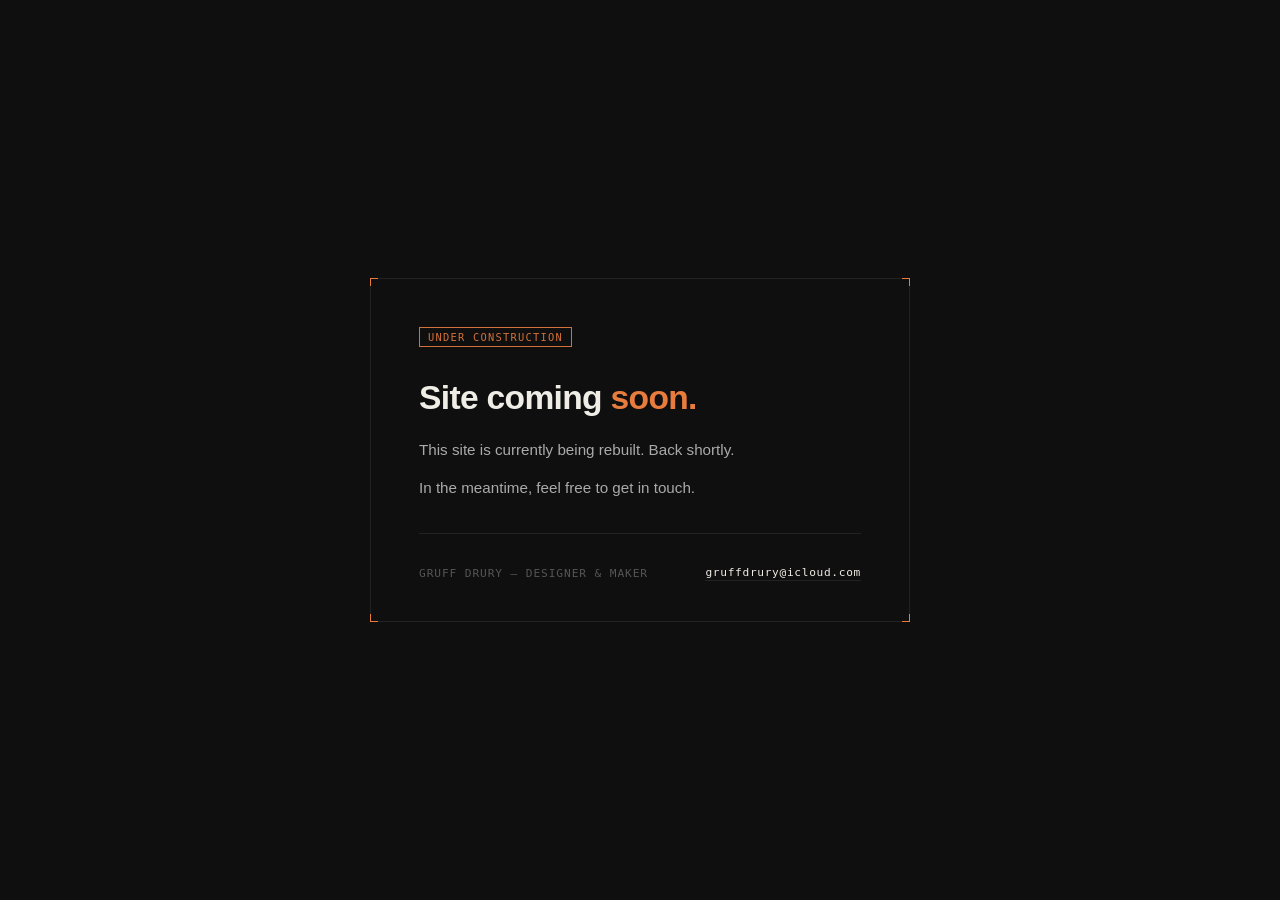
<file: index.html>
<!DOCTYPE html>
<html lang="en">
<head>
<meta charset="UTF-8">
<meta name="viewport" content="width=device-width, initial-scale=1.0">
<title>Gruff Drury — Designer & Maker</title>
<link rel="preconnect" href="https://api.fontshare.com">
<link href="https://api.fontshare.com/v2/css?f[]=satoshi@400,500,700&f[]=dm-mono@400&display=swap" rel="stylesheet">
<style>
  *, *::before, *::after { box-sizing: border-box; margin: 0; padding: 0; }

  :root {
    --bg: #0f0f0f;
    --fg: #f0ede6;
    --accent: #e87c3e;
    --muted: #555;
    --border: #222;
  }

  html, body {
    height: 100%;
    background: var(--bg);
    color: var(--fg);
    font-family: 'Satoshi', sans-serif;
    -webkit-font-smoothing: antialiased;
  }

  body {
    display: flex;
    flex-direction: column;
    align-items: center;
    justify-content: center;
    min-height: 100svh;
    padding: 2rem;
  }

  .card {
    width: 100%;
    max-width: 540px;
    border: 1px solid var(--border);
    padding: 3rem 3rem 2.5rem;
    position: relative;
  }

  /* corner ticks */
  .card::before, .card::after,
  .card .tl, .card .tr {
    content: '';
    position: absolute;
    width: 8px;
    height: 8px;
    border-color: var(--accent);
    border-style: solid;
  }
  .card .tl { top: -1px; left: -1px; border-width: 1px 0 0 1px; }
  .card .tr { top: -1px; right: -1px; border-width: 1px 1px 0 0; }
  .card::before { bottom: -1px; left: -1px; border-width: 0 0 1px 1px; }
  .card::after  { bottom: -1px; right: -1px; border-width: 0 1px 1px 0; }

  .tag {
    display: inline-block;
    font-family: 'DM Mono', monospace;
    font-size: 0.65rem;
    letter-spacing: 0.12em;
    text-transform: uppercase;
    color: var(--accent);
    border: 1px solid var(--accent);
    padding: 3px 8px;
    margin-bottom: 2rem;
    opacity: 0.9;
  }

  h1 {
    font-size: clamp(1.6rem, 4vw, 2.1rem);
    font-weight: 700;
    line-height: 1.15;
    letter-spacing: -0.02em;
    margin-bottom: 1.25rem;
    color: var(--fg);
  }

  h1 span {
    color: var(--accent);
  }

  p {
    font-size: 0.95rem;
    line-height: 1.7;
    color: #aaa;
    margin-bottom: 0.75rem;
  }

  .divider {
    width: 100%;
    height: 1px;
    background: var(--border);
    margin: 2rem 0;
  }

  .meta {
    display: flex;
    align-items: center;
    justify-content: space-between;
    flex-wrap: wrap;
    gap: 0.75rem;
  }

  .meta-name {
    font-family: 'DM Mono', monospace;
    font-size: 0.7rem;
    letter-spacing: 0.08em;
    color: var(--muted);
    text-transform: uppercase;
  }

  .contact-link {
    font-family: 'DM Mono', monospace;
    font-size: 0.7rem;
    letter-spacing: 0.06em;
    color: var(--fg);
    text-decoration: none;
    border-bottom: 1px solid var(--border);
    padding-bottom: 1px;
    transition: border-color 0.2s, color 0.2s;
  }

  .contact-link:hover {
    color: var(--accent);
    border-color: var(--accent);
  }

  @media (max-width: 480px) {
    .card { padding: 2rem 1.75rem 1.75rem; }
  }
</style>
</head>
<body>
<div class="card">
  <span class="tl"></span><span class="tr"></span>

  <div class="tag">Under Construction</div>

  <h1>Site coming <span>soon.</span></h1>

  <p>This site is currently being rebuilt. Back shortly.</p>
  <p>In the meantime, feel free to get in touch.</p>

  <div class="divider"></div>

  <div class="meta">
    <span class="meta-name">Gruff Drury — Designer &amp; Maker</span>
    <a class="contact-link" href="mailto:gruffdrury@icloud.com">gruffdrury@icloud.com</a>
  </div>
</div>
</body>
</html>
</file>
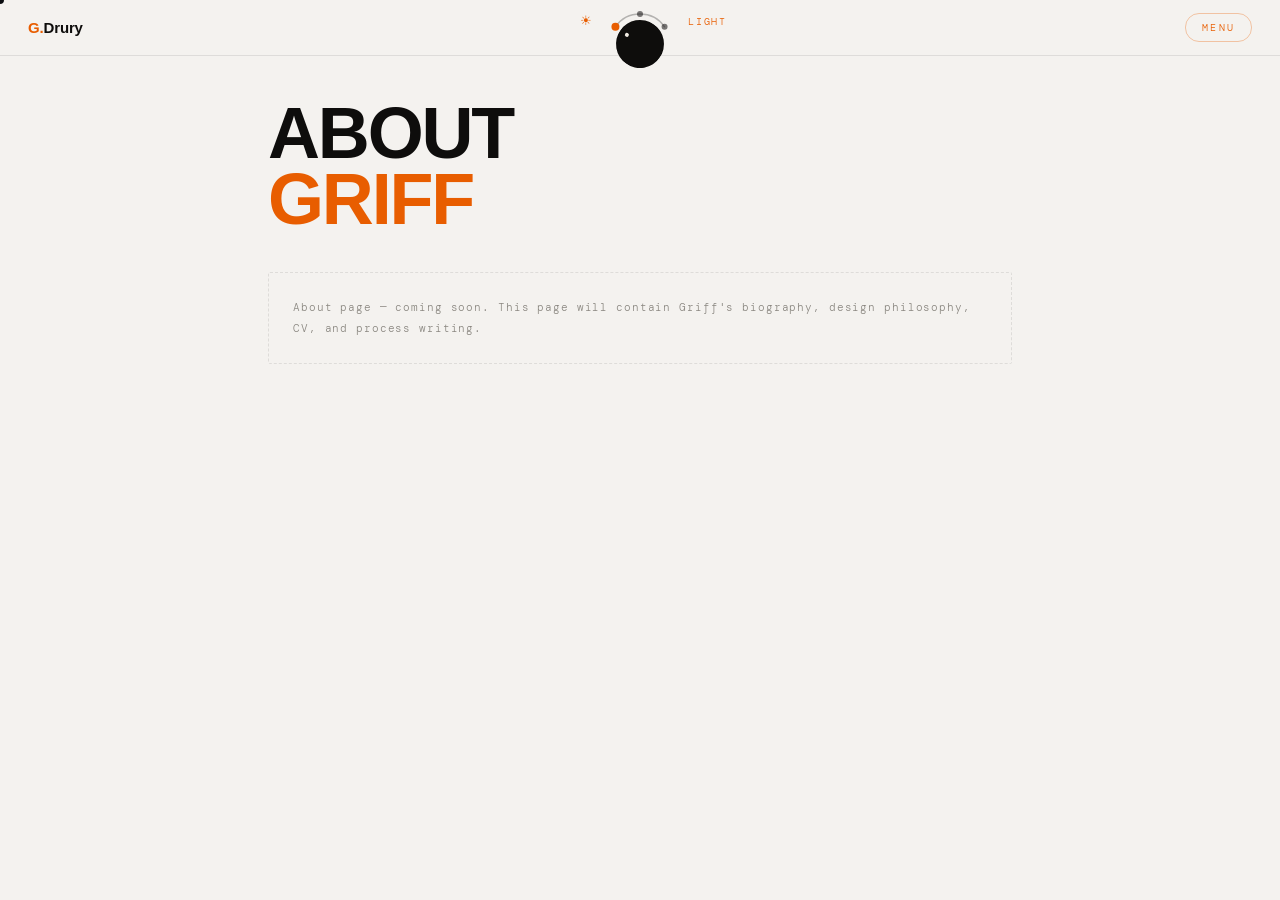
<file: about.html>
<!DOCTYPE html>
<html lang="en">
<head>
<meta charset="UTF-8">
  <script>(function(){var t=+localStorage.getItem('gd-t')||0;if(t===1)document.documentElement.setAttribute('data-theme','dark');})()</script>
<meta name="viewport" content="width=device-width, initial-scale=1.0">
<title>About — Griff Drury</title>
<link rel="stylesheet" href="css/main.css">
<style>
body { overflow-x: hidden; }
.about-page { min-height: 100vh; padding: 100px 28px 60px; max-width: 800px; margin: 0 auto; }
.about-page-title { font-family: 'Satoshi', sans-serif; font-weight: 700; font-size: clamp(40px,6vw,72px); letter-spacing: -0.03em; text-transform: uppercase; color: var(--ink); line-height: 0.92; margin-bottom: 40px; transition: color 0.4s; }
.about-page-title .or { color: var(--orange); }
.placeholder { font-family: 'DM Mono', monospace; font-size: 11px; font-weight: 300; letter-spacing: 0.08em; line-height: 1.9; color: var(--muted); padding: 24px; border: 0.5px dashed var(--border); border-radius: 2px; }

/* ── cursor: force none on every element in this page ── */
html, body, *, *::before, *::after { cursor: none !important; }

/* ── custom cursor ── */
#cur {
  position: fixed; width: 8px; height: 8px; background: #fff;
  border-radius: 50%; pointer-events: none; z-index: 9999;
  transform: translate(-50%,-50%); mix-blend-mode: difference;
  transition: transform .12s cubic-bezier(.34,1.56,.64,1);
}

/* dial inline */
#dial-float{position:fixed;top:0;left:50%;transform:translate(-50%,4px);width:80px;height:80px;z-index:9998;pointer-events:none;overflow:visible;}
#arc-svg{position:absolute;top:0;left:0;width:80px;height:80px;overflow:visible;pointer-events:none;z-index:2;}
#nd-arc{fill:none;stroke-linecap:round;stroke-width:1.4;stroke:rgba(14,13,12,.28);}
[data-theme="dark"] #nd-arc{stroke:rgba(240,235,227,.28);}
#nd-knob{position:absolute;width:48px;height:48px;top:16px;left:16px;border-radius:50%;background:#0E0D0C;border:.5px solid rgba(14,13,12,.09);transition:background .4s,border-color .4s,transform .44s cubic-bezier(.34,1.08,.64,1);z-index:1;pointer-events:all;}
[data-theme="dark"] #nd-knob{background:#3A3632;border-color:rgba(255,255,255,.07);}
#nd-indicator{position:absolute;width:4.4px;height:4.4px;border-radius:50%;background:#F0EBE3;top:5px;left:50%;margin-left:-2.2px;}
/* icon + label: absolutely positioned INSIDE dial-float, flanking the dial at nav text height */
.nd-icon{position:absolute;right:calc(100% + 8px);top:10px;font-size:13px;line-height:1;color:#E85D00;pointer-events:all;white-space:nowrap;user-select:none;-webkit-user-select:none;}
.nd-label{position:absolute;left:calc(100% + 8px);top:11px;font-family:'DM Mono','Courier New',monospace;font-size:10px;font-weight:300;letter-spacing:.18em;text-transform:uppercase;color:#E85D00;pointer-events:all;white-space:nowrap;user-select:none;-webkit-user-select:none;}
</style>
</head>
<body>
<div id="cur"></div>

<div id="dial-float">
  <span class="nd-icon" id="nd-icon" onclick="advTheme()">&#x2600;</span>
  <svg id="arc-svg" viewBox="0 0 80 80" xmlns="http://www.w3.org/2000/svg">
    <path id="nd-arc" d="M 15.43,22.79 A 30,30,0,0,1,40,10 A 30,30,0,0,1,64.57,22.79"/>
    <circle class="nd-pm" id="nd-pm0" cx="15.43" cy="22.79" r="3" fill="rgba(14,13,12,.55)" onclick="setTheme(0);event.stopPropagation();" style="pointer-events:all;"/>
    <circle class="nd-pm" id="nd-pm1" cx="40" cy="10" r="3" fill="rgba(14,13,12,.55)" onclick="setTheme(1);event.stopPropagation();" style="pointer-events:all;"/>
    <circle class="nd-pm" id="nd-pm2" cx="64.57" cy="22.79" r="3" fill="rgba(14,13,12,.55)" onclick="setTheme(2);event.stopPropagation();" style="pointer-events:all;"/>
  </svg>
  <div id="nd-knob" onclick="advTheme()">
    <div id="nd-indicator"></div>
  </div>
  <span class="nd-label" id="nd-label" onclick="advTheme()">Light</span>
</div>
<nav class="top-nav">
  <div class="nav-mark" onclick="window.location.href='index.html'">
    <span class="nav-g">G.</span><span class="nav-drury">Drury</span>
  </div>
  <div class="nav-center"></div>
  <div class="nav-right">
        <button id="btn-menu" onclick="menuToggle()">menu</button>
      </div>
</nav>
<div class="about-page">
  <h1 class="about-page-title">About<br><span class="or">Griff</span></h1>
  <div class="placeholder">About page — coming soon. This page will contain Griff's biography, design philosophy, CV, and process writing.</div>
</div>
<script>
/* ── cursor ── */
const cur = document.getElementById('cur');
document.addEventListener('mousemove', e => { cur.style.left = e.clientX+'px'; cur.style.top = e.clientY+'px'; });
document.addEventListener('mousedown', () => { cur.style.transform = 'translate(-50%,-50%) scale(0.5)'; });
document.addEventListener('mouseup',   () => { cur.style.transform = 'translate(-50%,-50%) scale(1)'; });
/* ── theme dial ── */
(function(){
  var MODES=['Light','Dark','Fun'];
  var ICONS=['\u2600','\u263d','\u2605'];
  var INC=[55,55,250];
  var DOT_R=3, DOT_R_ACTIVE=4;
  var st=0, ang=-55;

  var saved=+localStorage.getItem('gd-t')||0;
  if(saved===1){st=1;ang=0;document.documentElement.setAttribute('data-theme','dark');}
  else if(saved===2){st=2;ang=55;}

  function dotColor(active){
    var dark=document.documentElement.getAttribute('data-theme')==='dark';
    if(active) return '#E85D00';
    return dark?'rgba(240,235,227,.55)':'rgba(14,13,12,.55)';
  }

  function rotateKnob(dur){
    var k=document.getElementById('nd-knob');
    if(!k) return;
    if(dur){k.style.transition='transform '+dur+'s cubic-bezier(0.34,1.08,0.64,1)';}
    else{k.style.transition='none';}
    k.style.transform='rotate('+ang+'deg)';
  }

  function renderUI(){
    for(var j=0;j<3;j++){
      var pm=document.getElementById('nd-pm'+j);
      if(!pm) continue;
      pm.style.fill=dotColor(j===st);
      pm.setAttribute('r',j===st?DOT_R_ACTIVE:DOT_R);
    }
    var ic=document.getElementById('nd-icon');
    var lb=document.getElementById('nd-label');
    if(ic) ic.textContent=ICONS[st];
    if(lb) lb.textContent=MODES[st];
  }

  function applyTheme(){
    if(st===1) document.documentElement.setAttribute('data-theme','dark');
    else document.documentElement.removeAttribute('data-theme');
    localStorage.setItem('gd-t',st);
    renderUI();
  }

  window.advTheme=function(){
    var prev=st;ang+=INC[prev];st=(st+1)%3;
    rotateKnob(INC[prev]===250?0.9:0.44);
    applyTheme();
  };

  window.setTheme=function(target){
    if(target===st) return;
    var deg=0,tmp=st,n=0;
    while(tmp!==target&&n<3){deg+=INC[tmp];tmp=(tmp+1)%3;n++;}
    ang+=deg;st=target;
    rotateKnob(Math.max(0.44,deg/280*0.9));
    applyTheme();
  };

  rotateKnob(0);
  renderUI();
})();

/* cursor hover: orange on interactive elements */
function setHover(on){
  var c=document.getElementById('cur');
  if(!c) return;
  c.style.background=on?'#E85D00':'#fff';
  c.style.mixBlendMode=on?'normal':'difference';
  c.style.width=c.style.height=on?'9px':'8px';
}
document.querySelectorAll('#btn-menu,.nd-icon,.nd-label,.nd-pm,#nd-knob').forEach(function(el){
  el.addEventListener('mouseenter',function(){setHover(true);});
  el.addEventListener('mouseleave',function(){setHover(false);});
});
</script>
<script src="https://cdnjs.cloudflare.com/ajax/libs/gsap/3.12.5/gsap.min.js"></script>
<script src="js/nav-system.js"></script>
</body>
</html>
</file>
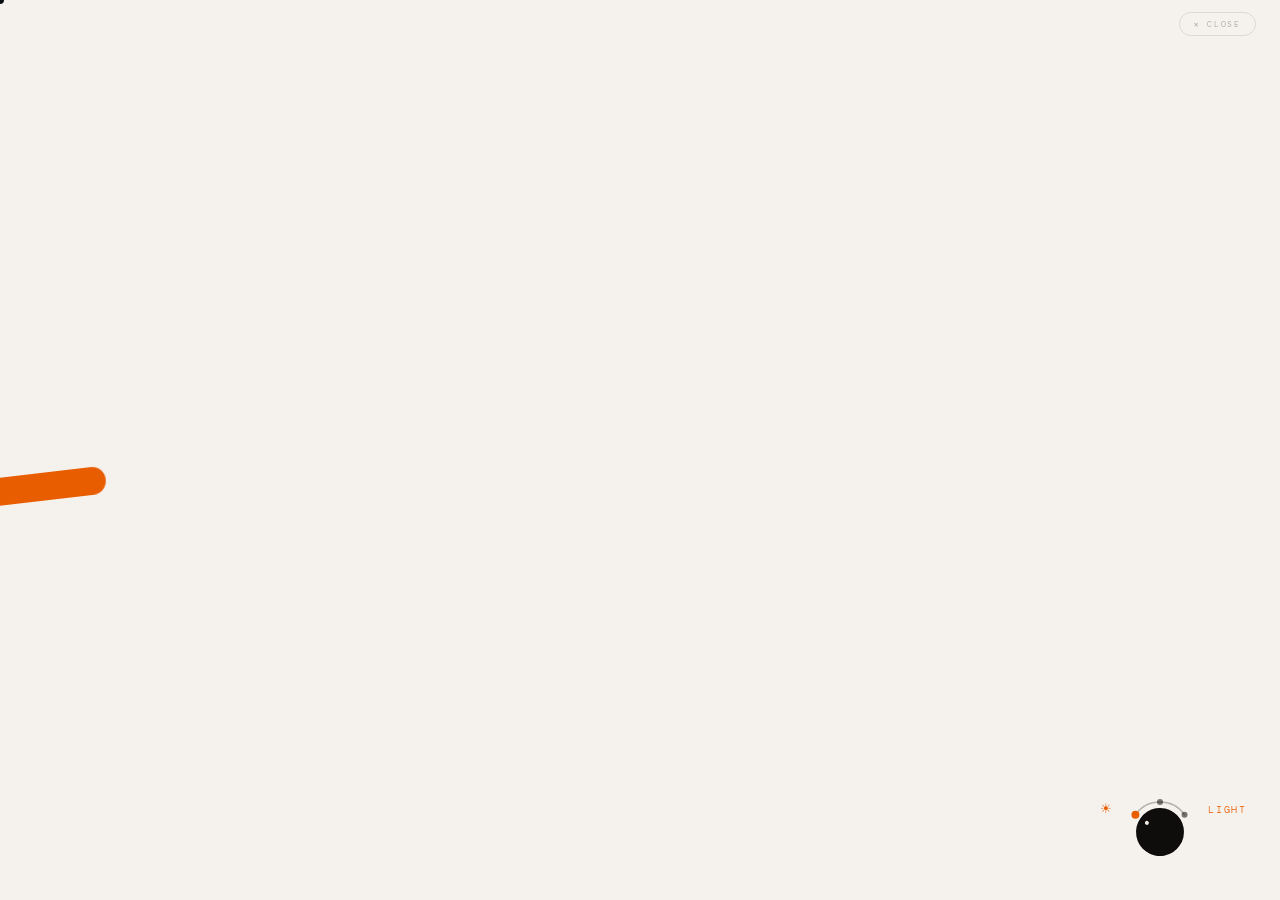
<file: archive.html>
<!DOCTYPE html>
<html lang="en">
<head>
<meta charset="UTF-8">
  <script>(function(){var t=+localStorage.getItem('gd-t')||0;if(t===1)document.documentElement.setAttribute('data-theme','dark');})()</script>
<meta name="viewport" content="width=device-width, initial-scale=1.0">
<title>Archive — Gruff Drury</title>
<link rel="stylesheet" href="css/main.css">
<style>
body { overflow-x: hidden; }

/* ── cursor: force none on every element in this page ── */
html, body, *, *::before, *::after { cursor: none !important; }

/* ── custom cursor ── */
#cur {
  position: fixed; width: 8px; height: 8px; background: #fff;
  border-radius: 50%; pointer-events: none; z-index: 9999;
  transform: translate(-50%,-50%); mix-blend-mode: difference;
  transition: transform .12s cubic-bezier(.34,1.56,.64,1);
}

/* dial inline */
#dial-float{position:fixed;top:0;left:50%;transform:translate(-50%,4px);width:80px;height:80px;z-index:9998;pointer-events:none;overflow:visible;}
#arc-svg{position:absolute;top:0;left:0;width:80px;height:80px;overflow:visible;pointer-events:none;z-index:2;}
#nd-arc{fill:none;stroke-linecap:round;stroke-width:1.4;stroke:rgba(14,13,12,.28);}
[data-theme="dark"] #nd-arc{stroke:rgba(240,235,227,.28);}
#nd-knob{position:absolute;width:48px;height:48px;top:16px;left:16px;border-radius:50%;background:#0E0D0C;border:.5px solid rgba(14,13,12,.09);transition:background .4s,border-color .4s,transform .44s cubic-bezier(.34,1.08,.64,1);z-index:1;pointer-events:all;}
[data-theme="dark"] #nd-knob{background:#3A3632;border-color:rgba(255,255,255,.07);}
#nd-indicator{position:absolute;width:4.4px;height:4.4px;border-radius:50%;background:#F0EBE3;top:5px;left:50%;margin-left:-2.2px;}
.nd-icon{position:absolute;right:calc(100% + 8px);top:10px;font-size:13px;line-height:1;color:#E85D00;pointer-events:all;white-space:nowrap;user-select:none;-webkit-user-select:none;}
.nd-label{position:absolute;left:calc(100% + 8px);top:11px;font-family:'DM Mono','Courier New',monospace;font-size:10px;font-weight:300;letter-spacing:.18em;text-transform:uppercase;color:#E85D00;pointer-events:all;white-space:nowrap;user-select:none;-webkit-user-select:none;}
</style>
</head>
<body>
<div id="cur"></div>

<div id="dial-float">
  <span class="nd-icon" id="nd-icon" onclick="advTheme()">&#x2600;</span>
  <svg id="arc-svg" viewBox="0 0 80 80" xmlns="http://www.w3.org/2000/svg">
    <path id="nd-arc" d="M 15.43,22.79 A 30,30,0,0,1,40,10 A 30,30,0,0,1,64.57,22.79"/>
    <circle class="nd-pm" id="nd-pm0" cx="15.43" cy="22.79" r="3" fill="rgba(14,13,12,.55)" onclick="setTheme(0);event.stopPropagation();" style="pointer-events:all;"/>
    <circle class="nd-pm" id="nd-pm1" cx="40" cy="10" r="3" fill="rgba(14,13,12,.55)" onclick="setTheme(1);event.stopPropagation();" style="pointer-events:all;"/>
    <circle class="nd-pm" id="nd-pm2" cx="64.57" cy="22.79" r="3" fill="rgba(14,13,12,.55)" onclick="setTheme(2);event.stopPropagation();" style="pointer-events:all;"/>
  </svg>
  <div id="nd-knob" onclick="advTheme()">
    <div id="nd-indicator"></div>
  </div>
  <span class="nd-label" id="nd-label" onclick="advTheme()">Light</span>
</div>

<nav class="top-nav">
  <div class="nav-mark" onclick="window.location.href='index.html'">
    <span class="nav-g">G.</span><span class="nav-drury">Drury</span>
  </div>
  <div class="nav-center"></div>
  <div class="nav-right">
    <button id="btn-menu" onclick="menuToggle()">menu</button>
  </div>
</nav>

<script>
/* ── cursor ── */
const cur = document.getElementById('cur');
document.addEventListener('mousemove', e => { cur.style.left = e.clientX+'px'; cur.style.top = e.clientY+'px'; });
document.addEventListener('mousedown', () => { cur.style.transform = 'translate(-50%,-50%) scale(0.5)'; });
document.addEventListener('mouseup',   () => { cur.style.transform = 'translate(-50%,-50%) scale(1)'; });

/* ── theme dial ── */
(function(){
  var MODES=['Light','Dark','Fun'];
  var ICONS=['\u2600','\u263d','\u2605'];
  var INC=[55,55,250];
  var DOT_R=3, DOT_R_ACTIVE=4;
  var st=0, ang=-55;

  var saved=+localStorage.getItem('gd-t')||0;
  if(saved===1){st=1;ang=0;document.documentElement.setAttribute('data-theme','dark');}
  else if(saved===2){st=2;ang=55;}

  function dotColor(active){
    var dark=document.documentElement.getAttribute('data-theme')==='dark';
    if(active) return '#E85D00';
    return dark?'rgba(240,235,227,.55)':'rgba(14,13,12,.55)';
  }
  function rotateKnob(dur){
    var k=document.getElementById('nd-knob');
    if(!k) return;
    k.style.transition = dur ? ('transform '+dur+'s cubic-bezier(0.34,1.08,0.64,1)') : 'none';
    k.style.transform='rotate('+ang+'deg)';
  }
  function renderUI(){
    for(var j=0;j<3;j++){
      var pm=document.getElementById('nd-pm'+j);
      if(!pm) continue;
      pm.style.fill=dotColor(j===st);
      pm.setAttribute('r',j===st?DOT_R_ACTIVE:DOT_R);
    }
    var ic=document.getElementById('nd-icon');
    var lb=document.getElementById('nd-label');
    if(ic) ic.textContent=ICONS[st];
    if(lb) lb.textContent=MODES[st];
  }
  function applyTheme(){
    if(st===1) document.documentElement.setAttribute('data-theme','dark');
    else document.documentElement.removeAttribute('data-theme');
    localStorage.setItem('gd-t',st);
    renderUI();
  }
  window.advTheme=function(){
    var prev=st;ang+=INC[prev];st=(st+1)%3;
    rotateKnob(INC[prev]===250?0.9:0.44);
    applyTheme();
  };
  window.setTheme=function(target){
    if(target===st) return;
    var deg=0,tmp=st,n=0;
    while(tmp!==target&&n<3){deg+=INC[tmp];tmp=(tmp+1)%3;n++;}
    ang+=deg;st=target;
    rotateKnob(Math.max(0.44,deg/280*0.9));
    applyTheme();
  };
  rotateKnob(0);
  renderUI();
})();

/* cursor hover */
function setHover(on){
  var c=document.getElementById('cur'); if(!c) return;
  c.style.background=on?'#E85D00':'#fff';
  c.style.mixBlendMode=on?'normal':'difference';
  c.style.width=c.style.height=on?'9px':'8px';
}
document.querySelectorAll('.nd-icon,.nd-label,.nd-pm,#nd-knob,#btn-menu').forEach(function(el){
  el.addEventListener('mouseenter',function(){setHover(true);});
  el.addEventListener('mouseleave',function(){setHover(false);});
});
</script>

<script src="https://cdnjs.cloudflare.com/ajax/libs/gsap/3.12.5/gsap.min.js"></script>
<script src="js/nav-system.js"></script>

<!-- archive.html — auto-open the archive overlay on load -->
<script>
document.addEventListener('DOMContentLoaded', function(){
  /* Override archiveClose to navigate away (this page has no underlying content) */
  setTimeout(function(){
    var origClose = window.archiveClose;
    window.archiveClose = function(){
      /* If user came from another page on the site, go back; else go to home */
      if(document.referrer && document.referrer.indexOf(window.location.origin) === 0){
        window.history.back();
      } else {
        window.location.href = 'index.html';
      }
    };
    /* Trigger archive open */
    if(typeof window.archiveOpen === 'function'){
      window.archiveOpen();
    }
  }, 100);
});
</script>

</body>
</html>
</file>
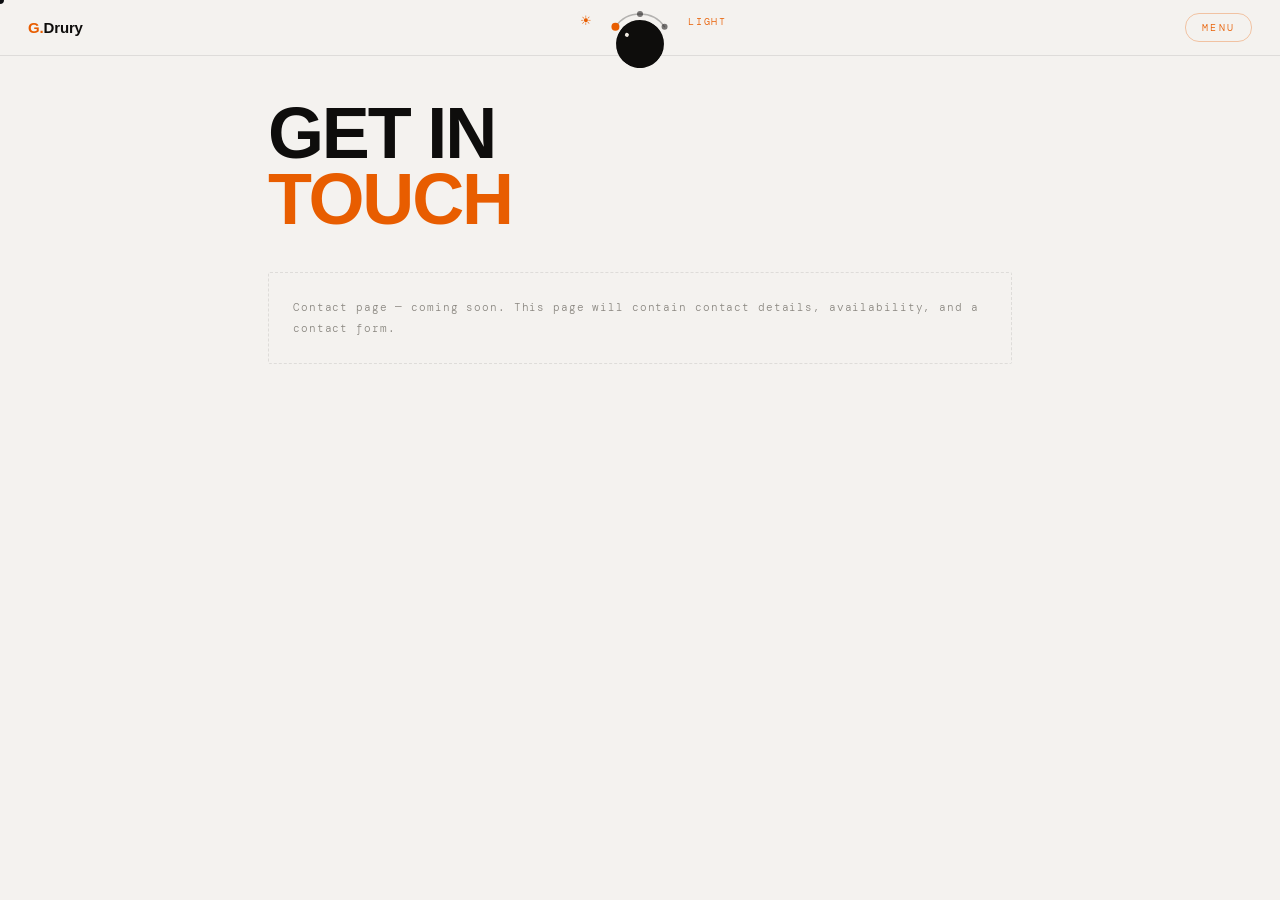
<file: contact.html>
<!DOCTYPE html>
<html lang="en">
<head>
<meta charset="UTF-8">
  <script>(function(){var t=+localStorage.getItem('gd-t')||0;if(t===1)document.documentElement.setAttribute('data-theme','dark');})()</script>
<meta name="viewport" content="width=device-width, initial-scale=1.0">
<title>Contact — Griff Drury</title>
<link rel="stylesheet" href="css/main.css">
<style>
body { overflow-x: hidden; }
.contact-page { min-height: 100vh; padding: 100px 28px 60px; max-width: 800px; margin: 0 auto; }
.contact-page-title { font-family: 'Satoshi', sans-serif; font-weight: 700; font-size: clamp(40px,6vw,72px); letter-spacing: -0.03em; text-transform: uppercase; color: var(--ink); line-height: 0.92; margin-bottom: 40px; transition: color 0.4s; }
.contact-page-title .or { color: var(--orange); }
.placeholder { font-family: 'DM Mono', monospace; font-size: 11px; font-weight: 300; letter-spacing: 0.08em; line-height: 1.9; color: var(--muted); padding: 24px; border: 0.5px dashed var(--border); border-radius: 2px; }

/* ── cursor: force none on every element in this page ── */
html, body, *, *::before, *::after { cursor: none !important; }

/* ── custom cursor ── */
#cur {
  position: fixed; width: 8px; height: 8px; background: #fff;
  border-radius: 50%; pointer-events: none; z-index: 9999;
  transform: translate(-50%,-50%); mix-blend-mode: difference;
  transition: transform .12s cubic-bezier(.34,1.56,.64,1);
}

/* dial inline */
#dial-float{position:fixed;top:0;left:50%;transform:translate(-50%,4px);width:80px;height:80px;z-index:9998;pointer-events:none;overflow:visible;}
#arc-svg{position:absolute;top:0;left:0;width:80px;height:80px;overflow:visible;pointer-events:none;z-index:2;}
#nd-arc{fill:none;stroke-linecap:round;stroke-width:1.4;stroke:rgba(14,13,12,.28);}
[data-theme="dark"] #nd-arc{stroke:rgba(240,235,227,.28);}
#nd-knob{position:absolute;width:48px;height:48px;top:16px;left:16px;border-radius:50%;background:#0E0D0C;border:.5px solid rgba(14,13,12,.09);transition:background .4s,border-color .4s,transform .44s cubic-bezier(.34,1.08,.64,1);z-index:1;pointer-events:all;}
[data-theme="dark"] #nd-knob{background:#3A3632;border-color:rgba(255,255,255,.07);}
#nd-indicator{position:absolute;width:4.4px;height:4.4px;border-radius:50%;background:#F0EBE3;top:5px;left:50%;margin-left:-2.2px;}
/* icon + label: absolutely positioned INSIDE dial-float, flanking the dial at nav text height */
.nd-icon{position:absolute;right:calc(100% + 8px);top:10px;font-size:13px;line-height:1;color:#E85D00;pointer-events:all;white-space:nowrap;user-select:none;-webkit-user-select:none;}
.nd-label{position:absolute;left:calc(100% + 8px);top:11px;font-family:'DM Mono','Courier New',monospace;font-size:10px;font-weight:300;letter-spacing:.18em;text-transform:uppercase;color:#E85D00;pointer-events:all;white-space:nowrap;user-select:none;-webkit-user-select:none;}
</style>
</head>
<body>
<div id="cur"></div>

<div id="dial-float">
  <span class="nd-icon" id="nd-icon" onclick="advTheme()">&#x2600;</span>
  <svg id="arc-svg" viewBox="0 0 80 80" xmlns="http://www.w3.org/2000/svg">
    <path id="nd-arc" d="M 15.43,22.79 A 30,30,0,0,1,40,10 A 30,30,0,0,1,64.57,22.79"/>
    <circle class="nd-pm" id="nd-pm0" cx="15.43" cy="22.79" r="3" fill="rgba(14,13,12,.55)" onclick="setTheme(0);event.stopPropagation();" style="pointer-events:all;"/>
    <circle class="nd-pm" id="nd-pm1" cx="40" cy="10" r="3" fill="rgba(14,13,12,.55)" onclick="setTheme(1);event.stopPropagation();" style="pointer-events:all;"/>
    <circle class="nd-pm" id="nd-pm2" cx="64.57" cy="22.79" r="3" fill="rgba(14,13,12,.55)" onclick="setTheme(2);event.stopPropagation();" style="pointer-events:all;"/>
  </svg>
  <div id="nd-knob" onclick="advTheme()">
    <div id="nd-indicator"></div>
  </div>
  <span class="nd-label" id="nd-label" onclick="advTheme()">Light</span>
</div>
<nav class="top-nav">
  <div class="nav-mark" onclick="window.location.href='index.html'">
    <span class="nav-g">G.</span><span class="nav-drury">Drury</span>
  </div>
  <div class="nav-center"></div>
  <div class="nav-right">
        <button id="btn-menu" onclick="menuToggle()">menu</button>
      </div>
</nav>
<div class="contact-page">
  <h1 class="contact-page-title">Get in<br><span class="or">Touch</span></h1>
  <div class="placeholder">Contact page — coming soon. This page will contain contact details, availability, and a contact form.</div>
</div>
<script>
/* ── cursor ── */
const cur = document.getElementById('cur');
document.addEventListener('mousemove', e => { cur.style.left = e.clientX+'px'; cur.style.top = e.clientY+'px'; });
document.addEventListener('mousedown', () => { cur.style.transform = 'translate(-50%,-50%) scale(0.5)'; });
document.addEventListener('mouseup',   () => { cur.style.transform = 'translate(-50%,-50%) scale(1)'; });
/* ── theme dial ── */
(function(){
  var MODES=['Light','Dark','Fun'];
  var ICONS=['\u2600','\u263d','\u2605'];
  var INC=[55,55,250];
  var DOT_R=3, DOT_R_ACTIVE=4;
  var st=0, ang=-55;

  var saved=+localStorage.getItem('gd-t')||0;
  if(saved===1){st=1;ang=0;document.documentElement.setAttribute('data-theme','dark');}
  else if(saved===2){st=2;ang=55;}

  function dotColor(active){
    var dark=document.documentElement.getAttribute('data-theme')==='dark';
    if(active) return '#E85D00';
    return dark?'rgba(240,235,227,.55)':'rgba(14,13,12,.55)';
  }

  function rotateKnob(dur){
    var k=document.getElementById('nd-knob');
    if(!k) return;
    if(dur){k.style.transition='transform '+dur+'s cubic-bezier(0.34,1.08,0.64,1)';}
    else{k.style.transition='none';}
    k.style.transform='rotate('+ang+'deg)';
  }

  function renderUI(){
    for(var j=0;j<3;j++){
      var pm=document.getElementById('nd-pm'+j);
      if(!pm) continue;
      pm.style.fill=dotColor(j===st);
      pm.setAttribute('r',j===st?DOT_R_ACTIVE:DOT_R);
    }
    var ic=document.getElementById('nd-icon');
    var lb=document.getElementById('nd-label');
    if(ic) ic.textContent=ICONS[st];
    if(lb) lb.textContent=MODES[st];
  }

  function applyTheme(){
    if(st===1) document.documentElement.setAttribute('data-theme','dark');
    else document.documentElement.removeAttribute('data-theme');
    localStorage.setItem('gd-t',st);
    renderUI();
  }

  window.advTheme=function(){
    var prev=st;ang+=INC[prev];st=(st+1)%3;
    rotateKnob(INC[prev]===250?0.9:0.44);
    applyTheme();
  };

  window.setTheme=function(target){
    if(target===st) return;
    var deg=0,tmp=st,n=0;
    while(tmp!==target&&n<3){deg+=INC[tmp];tmp=(tmp+1)%3;n++;}
    ang+=deg;st=target;
    rotateKnob(Math.max(0.44,deg/280*0.9));
    applyTheme();
  };

  rotateKnob(0);
  renderUI();
})();

/* cursor hover: orange on interactive elements */
function setHover(on){
  var c=document.getElementById('cur');
  if(!c) return;
  c.style.background=on?'#E85D00':'#fff';
  c.style.mixBlendMode=on?'normal':'difference';
  c.style.width=c.style.height=on?'9px':'8px';
}
document.querySelectorAll('#btn-menu,.nd-icon,.nd-label,.nd-pm,#nd-knob').forEach(function(el){
  el.addEventListener('mouseenter',function(){setHover(true);});
  el.addEventListener('mouseleave',function(){setHover(false);});
});
</script>
<script src="https://cdnjs.cloudflare.com/ajax/libs/gsap/3.12.5/gsap.min.js"></script>
<script src="js/nav-system.js"></script>
</body>
</html>
</file>
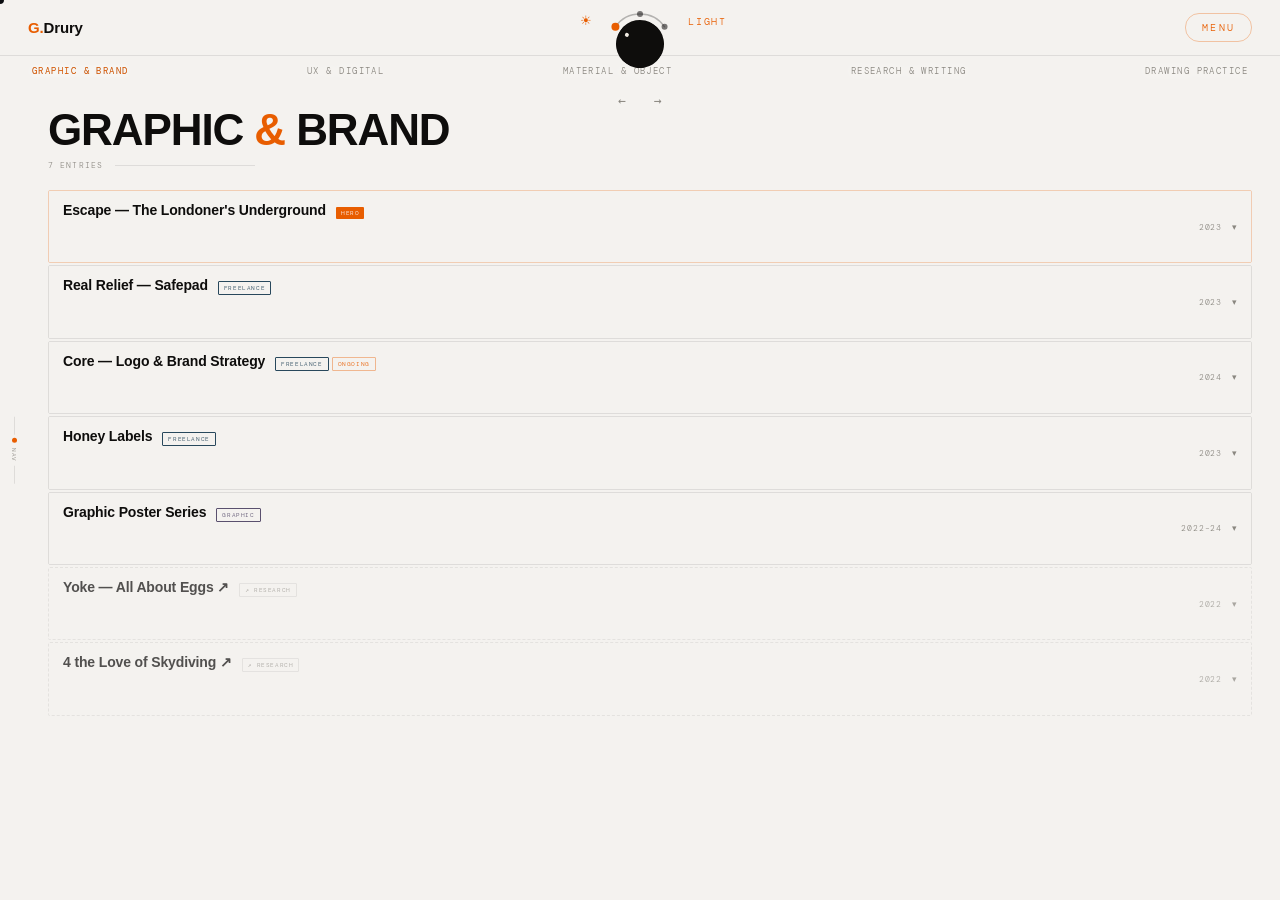
<file: portfolio.html>
<!DOCTYPE html>
<html lang="en">
<head>
<meta charset="UTF-8">
  <script>(function(){var t=+localStorage.getItem('gd-t')||0;if(t===1)document.documentElement.setAttribute('data-theme','dark');})()</script>
<meta name="viewport" content="width=device-width, initial-scale=1.0">
<title>Archive — Griff Drury</title>
<meta name="description" content="Full archive of work by Gruffudd Drury — Graphic & Brand, UX & Digital, Material & Object, Research & Writing, Drawing Practice.">
<link rel="stylesheet" href="css/main.css">
<style>
/* ── ARCHIVE SPECIFIC ── */
html, body { height: 100%; overflow: hidden; }

/* DISC BAR — transparent floating */
.disc-bar { position: fixed; top: 52px; left: 0; right: 0; z-index: 400; padding: 0 28px; pointer-events: none; }
.disc-bar-inner { display: flex; align-items: center; height: 38px; pointer-events: all; }
.disc-spacer { flex: 1; }
.disc-item { position: relative; cursor: pointer; padding: 0 4px; user-select: none; white-space: nowrap; flex-shrink: 0; }
.disc-item .base { font-family: 'DM Mono', monospace; font-size: 9px; font-weight: 300; letter-spacing: 0.16em; text-transform: uppercase; color: var(--muted); display: block; transition: color 0.25s; text-shadow: 0 1px 8px var(--bg), 0 0 14px var(--bg); }
.disc-item:hover .base { color: var(--ink); }
.disc-item .fill { font-family: 'DM Mono', monospace; font-size: 9px; font-weight: 300; letter-spacing: 0.16em; text-transform: uppercase; color: var(--orange); position: absolute; top: 0; left: 4px; white-space: nowrap; pointer-events: none; clip-path: inset(0 100% 0 0); transition: clip-path 0.38s cubic-bezier(0.32,0.72,0,1); text-shadow: 0 1px 8px var(--bg), 0 0 14px var(--bg); }
.disc-item.active .fill { clip-path: inset(0 0% 0 0); }

/* ARROWS */
.disc-arrows { position: fixed; top: 90px; left: 50%; transform: translateX(-50%); z-index: 399; display: flex; align-items: center; gap: 16px; }
.disc-arrow { font-family: 'DM Mono', monospace; font-size: 13px; color: var(--muted); cursor: pointer; transition: color 0.2s; user-select: none; padding: 2px 6px; text-shadow: 0 1px 6px var(--bg), 0 0 12px var(--bg); }
.disc-arrow:hover { color: var(--orange); }

/* SIDE DOT */
.side-dot { position: fixed; left: 10px; top: 50%; transform: translateY(-50%); display: flex; flex-direction: column; align-items: center; gap: 3px; cursor: pointer; z-index: 450; }
.sd-line { width: 0.5px; height: 18px; background: var(--border); }
.sd-dot { width: 5px; height: 5px; border-radius: 50%; background: var(--orange); }
.sd-lbl { font-family: 'DM Mono', monospace; font-size: 6px; font-weight: 300; letter-spacing: 0.14em; text-transform: uppercase; color: var(--muted); writing-mode: vertical-rl; margin-top: 2px; }

/* SIDE NAV — floating panel */
.snav-bd { position: fixed; inset: 0; z-index: 550; pointer-events: none; }
.snav-bd.open { pointer-events: all; }
.snav {
  position: fixed; top: 100px; left: 20px; z-index: 560;
  background: var(--bg); border: 0.5px solid var(--border); border-radius: 4px;
  box-shadow: 0 8px 40px rgba(0,0,0,0.12);
  transform: translateX(calc(-100% - 24px)); opacity: 0;
  transition: transform 0.4s cubic-bezier(0.32,0.72,0,1), opacity 0.3s, width 0.35s cubic-bezier(0.32,0.72,0,1), background 0.4s;
  width: 220px; max-height: calc(100vh - 120px);
  display: flex; flex-direction: column; overflow: hidden;
}
.snav.open { transform: translateX(0); opacity: 1; }
.snav.expanded { width: 440px; }
.snav-header { display: flex; align-items: center; justify-content: space-between; padding: 11px 14px 10px; border-bottom: 0.5px solid var(--border); flex-shrink: 0; }
.snav-title { font-family: 'DM Mono', monospace; font-size: 8px; font-weight: 300; letter-spacing: 0.22em; text-transform: uppercase; color: var(--orange); }
.snav-close-btn { font-family: 'DM Mono', monospace; font-size: 8px; font-weight: 300; letter-spacing: 0.1em; color: var(--muted); cursor: pointer; background: none; border: none; transition: color 0.2s; }
.snav-close-btn:hover { color: var(--ink); }
.snav-body { display: flex; flex: 1; overflow: hidden; min-height: 0; }
.snav-col-sec { width: 220px; flex-shrink: 0; border-right: 0.5px solid var(--border); display: flex; flex-direction: column; overflow-y: auto; }
.snav-col-sec::-webkit-scrollbar { width: 0; }
.snav-sec-item { display: flex; align-items: center; justify-content: space-between; padding: 10px 14px; cursor: pointer; border-bottom: 0.5px solid var(--border); transition: background 0.15s; flex-shrink: 0; user-select: none; }
.snav-sec-item:last-child { border-bottom: none; }
.snav-sec-item:hover { background: var(--bg2); }
.snav-sec-item.sel { background: var(--bg2); }
.snav-sec-item.sel .snav-sec-name { color: var(--orange); }
.snav-sec-name { font-family: 'Satoshi', sans-serif; font-weight: 700; font-size: 12px; letter-spacing: -0.01em; color: var(--ink); transition: color 0.2s; line-height: 1.2; }
.snav-sec-right { display: flex; align-items: center; gap: 6px; flex-shrink: 0; }
.snav-sec-count { font-family: 'DM Mono', monospace; font-size: 7px; font-weight: 300; letter-spacing: 0.1em; color: var(--muted); }
.snav-sec-arrow { font-size: 10px; color: var(--muted); transition: transform 0.28s cubic-bezier(0.32,0.72,0,1), color 0.2s; display: inline-block; }
.snav-sec-item.sel .snav-sec-arrow { transform: rotate(180deg); color: var(--orange); }
.snav-foot { padding: 10px 14px; border-top: 0.5px solid var(--border); flex-shrink: 0; }
.snav-home { font-family: 'DM Mono', monospace; font-size: 8px; font-weight: 300; letter-spacing: 0.14em; text-transform: uppercase; color: var(--muted); cursor: pointer; transition: color 0.2s; }
.snav-home:hover { color: var(--orange); }
.snav-col-proj { width: 220px; flex-shrink: 0; display: flex; flex-direction: column; overflow: hidden; }
.snav-proj-head { padding: 9px 14px 7px; border-bottom: 0.5px solid var(--border); flex-shrink: 0; }
.snav-proj-disc-name { font-family: 'Satoshi', sans-serif; font-weight: 700; font-size: 13px; letter-spacing: -0.01em; color: var(--ink); transition: color 0.4s; line-height: 1.2; }
.snav-proj-disc-name .or { color: var(--orange); }
.snav-proj-count { font-family: 'DM Mono', monospace; font-size: 7px; font-weight: 300; letter-spacing: 0.12em; color: var(--muted); margin-top: 2px; }
.snav-proj-scroll { flex: 1; overflow-y: auto; }
.snav-proj-scroll::-webkit-scrollbar { width: 0; }
.snav-proj-item { padding: 8px 14px; border-bottom: 0.5px solid var(--border); cursor: pointer; transition: background 0.15s; user-select: none; }
.snav-proj-item:last-child { border-bottom: none; }
.snav-proj-item:hover { background: var(--bg2); }
.snav-proj-item:hover .snav-proj-name { color: var(--orange); }
.snav-proj-name { font-family: 'DM Mono', monospace; font-size: 9px; font-weight: 300; letter-spacing: 0.04em; color: var(--ink); transition: color 0.2s; line-height: 1.4; }
.snav-proj-tags { display: flex; gap: 3px; margin-top: 3px; flex-wrap: wrap; }
.spt { font-family: 'DM Mono', monospace; font-size: 6px; font-weight: 300; letter-spacing: 0.1em; text-transform: uppercase; padding: 1px 4px; border-radius: 1px; }
.spt.hero { background: var(--orange); color: #fff; }
.spt.linked { color: var(--muted); border: 0.5px solid var(--border); }
.spt.wip { color: var(--orange); border: 0.5px solid rgba(232,93,0,0.4); }
.spt.free { color: var(--slate); border: 0.5px solid var(--slate); }
[data-theme="dark"] .spt.free { color: #8AB4C8; border-color: #8AB4C8; }

/* CONTENT COLUMNS */
.content-area { margin-top: 52px; overflow: hidden; height: calc(100vh - 52px); }
.cols-track { display: flex; height: 100%; transition: transform var(--col-transition) cubic-bezier(0.32,0.72,0,1); }
.disc-col { flex-shrink: 0; width: 100%; height: 100%; overflow-y: auto; padding: 56px 28px 48px 48px; }
.disc-col::-webkit-scrollbar { width: 3px; }
.disc-col::-webkit-scrollbar-thumb { background: var(--border); border-radius: 2px; }

/* DISC HEADER */
.disc-h { margin-bottom: 20px; }
.disc-h-title { font-family: 'Satoshi', sans-serif; font-weight: 700; font-size: clamp(26px,3.5vw,44px); letter-spacing: -0.025em; text-transform: uppercase; color: var(--ink); line-height: 1; transition: color 0.4s; }
.disc-h-title .or { color: var(--orange); }
.disc-h-meta { display: flex; align-items: center; gap: 12px; margin-top: 8px; }
.disc-h-count { font-family: 'DM Mono', monospace; font-size: 8px; font-weight: 300; letter-spacing: 0.14em; text-transform: uppercase; color: var(--muted); }
.disc-h-rule { flex: 1; max-width: 140px; height: 0.5px; background: var(--border); }

/* PROJECT ROWS */
.proj-list { display: flex; flex-direction: column; gap: 2px; }
.proj-row { border: 0.5px solid var(--border); border-radius: 2px; overflow: hidden; cursor: pointer; transition: border-color 0.2s; }
.proj-row:hover { border-color: rgba(232,93,0,0.4); }
.proj-row.hero-r { border-color: rgba(232,93,0,0.25); }
.proj-row.linked-r { border-style: dashed; opacity: 0.7; }
.proj-row.open { border-color: var(--orange); }
.proj-top { display: flex; align-items: center; justify-content: space-between; padding: 12px 14px; background: var(--bg); transition: background 0.2s; gap: 10px; }
.proj-row:hover .proj-top, .proj-row.open .proj-top { background: var(--bg2); }
.proj-tl { display: flex; align-items: baseline; gap: 10px; flex: 1; min-width: 0; }
.proj-name { font-family: 'Satoshi', sans-serif; font-weight: 700; font-size: 14px; letter-spacing: -0.01em; color: var(--ink); transition: color 0.4s; white-space: nowrap; overflow: hidden; text-overflow: ellipsis; }
.proj-tagrow { display: flex; gap: 3px; flex-wrap: nowrap; flex-shrink: 0; }
.pt { font-family: 'DM Mono', monospace; font-size: 6px; font-weight: 300; letter-spacing: 0.1em; text-transform: uppercase; padding: 2px 5px; border-radius: 1px; white-space: nowrap; }
.pt.hero { background: var(--orange); color: #fff; }
.pt.linked { color: var(--muted); border: 0.5px solid var(--border); }
.pt.freelance { color: var(--slate); border: 0.5px solid var(--slate); }
.pt.wip { color: var(--orange); border: 0.5px solid rgba(232,93,0,0.4); }
.pt.draw { color: var(--green); border: 0.5px solid var(--green); }
.pt.res { color: var(--warm); border: 0.5px solid var(--warm); }
.pt.gr { color: var(--violet); border: 0.5px solid var(--violet); }
[data-theme="dark"] .pt.freelance { color: #8AB4C8; border-color: #8AB4C8; }
[data-theme="dark"] .pt.draw { color: #7AB898; border-color: #7AB898; }
[data-theme="dark"] .pt.res { color: #C4967A; border-color: #C4967A; }
[data-theme="dark"] .pt.gr { color: #9B90BE; border-color: #9B90BE; }
.proj-tr { display: flex; align-items: center; gap: 10px; flex-shrink: 0; }
.proj-year { font-family: 'DM Mono', monospace; font-size: 8px; font-weight: 300; letter-spacing: 0.1em; color: var(--muted); }
.proj-chev { font-size: 9px; color: var(--muted); transition: transform 0.28s, color 0.2s; }
.proj-row.open .proj-chev { transform: rotate(180deg); color: var(--orange); }
.proj-body { display: none; border-top: 0.5px solid var(--border); }
.proj-row.open .proj-body { display: grid; grid-template-columns: 1fr 220px; }
.proj-imgs { padding: 12px; display: grid; grid-template-columns: 1fr 1fr; gap: 2px; }
.proj-img { aspect-ratio: 4/3; border-radius: 2px; display: flex; align-items: flex-end; padding: 5px; overflow: hidden; }
.proj-img.wide { grid-column: span 2; aspect-ratio: 16/9; }
.proj-img-lbl { font-family: 'DM Mono', monospace; font-size: 6px; font-weight: 300; letter-spacing: 0.1em; text-transform: uppercase; color: rgba(255,255,255,0.3); }
.proj-info { padding: 14px 12px; border-left: 0.5px solid var(--border); display: flex; flex-direction: column; gap: 8px; }
.proj-info-cat { font-family: 'DM Mono', monospace; font-size: 7px; font-weight: 300; letter-spacing: 0.18em; text-transform: uppercase; color: var(--orange); }
.proj-info-title { font-family: 'Satoshi', sans-serif; font-weight: 700; font-size: 14px; letter-spacing: -0.01em; color: var(--ink); line-height: 1.2; transition: color 0.4s; }
.proj-info-desc { font-size: 11px; line-height: 1.75; color: var(--muted); }
.proj-info-tags { display: flex; gap: 3px; flex-wrap: wrap; }
.proj-actions { display: flex; gap: 5px; margin-top: auto; flex-wrap: wrap; }
.pbtn { font-family: 'DM Mono', monospace; font-size: 7px; font-weight: 300; letter-spacing: 0.12em; text-transform: uppercase; padding: 6px 10px; border-radius: 2px; cursor: pointer; transition: all 0.18s; }
.pbtn-out { background: transparent; border: 0.5px solid var(--border); color: var(--muted); }
.pbtn-out:hover { border-color: var(--ink); color: var(--ink); }
.pbtn-pri { background: var(--orange); border: 0.5px solid var(--orange); color: #fff; }
.pbtn-pri:hover { opacity: 0.88; }

/* PLACEHOLDER COLOURS */
.c1{background:#2E4A5E;} .c2{background:#1E3A2E;} .c3{background:#4A2818;}
.c4{background:#2A1E40;} .c5{background:#1A2E28;} .c6{background:#3A2A1A;}
.c7{background:#18283A;} .c8{background:#2A180E;} .c9{background:#382A4A;}
.c10{background:#1C2C1A;}

/* ── cursor: force none on every element in this page ── */
html, body, *, *::before, *::after { cursor: none !important; }

/* ── custom cursor ── */
#cur {
  position: fixed; width: 8px; height: 8px; background: #fff;
  border-radius: 50%; pointer-events: none; z-index: 9999;
  transform: translate(-50%,-50%); mix-blend-mode: difference;
  transition: transform .12s cubic-bezier(.34,1.56,.64,1);
}

/* dial inline */
#dial-float{position:fixed;top:0;left:50%;transform:translate(-50%,4px);width:80px;height:80px;z-index:9998;pointer-events:none;overflow:visible;}
#arc-svg{position:absolute;top:0;left:0;width:80px;height:80px;overflow:visible;pointer-events:none;z-index:2;}
#nd-arc{fill:none;stroke-linecap:round;stroke-width:1.4;stroke:rgba(14,13,12,.28);}
[data-theme="dark"] #nd-arc{stroke:rgba(240,235,227,.28);}
#nd-knob{position:absolute;width:48px;height:48px;top:16px;left:16px;border-radius:50%;background:#0E0D0C;border:.5px solid rgba(14,13,12,.09);transition:background .4s,border-color .4s,transform .44s cubic-bezier(.34,1.08,.64,1);z-index:1;pointer-events:all;}
[data-theme="dark"] #nd-knob{background:#3A3632;border-color:rgba(255,255,255,.07);}
#nd-indicator{position:absolute;width:4.4px;height:4.4px;border-radius:50%;background:#F0EBE3;top:5px;left:50%;margin-left:-2.2px;}
/* icon + label: absolutely positioned INSIDE dial-float, flanking the dial at nav text height */
.nd-icon{position:absolute;right:calc(100% + 8px);top:10px;font-size:13px;line-height:1;color:#E85D00;pointer-events:all;white-space:nowrap;user-select:none;-webkit-user-select:none;}
.nd-label{position:absolute;left:calc(100% + 8px);top:11px;font-family:'DM Mono','Courier New',monospace;font-size:10px;font-weight:300;letter-spacing:.18em;text-transform:uppercase;color:#E85D00;pointer-events:all;white-space:nowrap;user-select:none;-webkit-user-select:none;}
</style>
</head>
<body>

<div id="cur"></div>

<div id="dial-float">
  <span class="nd-icon" id="nd-icon" onclick="advTheme()">&#x2600;</span>
  <svg id="arc-svg" viewBox="0 0 80 80" xmlns="http://www.w3.org/2000/svg">
    <path id="nd-arc" d="M 15.43,22.79 A 30,30,0,0,1,40,10 A 30,30,0,0,1,64.57,22.79"/>
    <circle class="nd-pm" id="nd-pm0" cx="15.43" cy="22.79" r="3" fill="rgba(14,13,12,.55)" onclick="setTheme(0);event.stopPropagation();" style="pointer-events:all;"/>
    <circle class="nd-pm" id="nd-pm1" cx="40" cy="10" r="3" fill="rgba(14,13,12,.55)" onclick="setTheme(1);event.stopPropagation();" style="pointer-events:all;"/>
    <circle class="nd-pm" id="nd-pm2" cx="64.57" cy="22.79" r="3" fill="rgba(14,13,12,.55)" onclick="setTheme(2);event.stopPropagation();" style="pointer-events:all;"/>
  </svg>
  <div id="nd-knob" onclick="advTheme()">
    <div id="nd-indicator"></div>
  </div>
  <span class="nd-label" id="nd-label" onclick="advTheme()">Light</span>
</div>

<div class="side-dot" id="side-dot">
  <div class="sd-line"></div><div class="sd-dot"></div>
  <div class="sd-lbl">Nav</div><div class="sd-line"></div>
</div>

<div class="snav-bd" id="snav-bd"></div>
<div class="snav" id="snav">
  <div class="snav-header">
    <span class="snav-title">Archive</span>
    <button class="snav-close-btn" id="snav-close">× Close</button>
  </div>
  <div class="snav-body">
    <div class="snav-col-sec" id="snav-col-sec">
      <div id="snav-sec-list"></div>
      <div class="snav-foot"><span class="snav-home" onclick="window.location.href='index.html'">← Homepage</span></div>
    </div>
    <div class="snav-col-proj" id="snav-col-proj">
      <div class="snav-proj-head">
        <div class="snav-proj-disc-name" id="snav-proj-disc"></div>
        <div class="snav-proj-count" id="snav-proj-count"></div>
      </div>
      <div class="snav-proj-scroll" id="snav-proj-scroll"></div>
    </div>
  </div>
</div>
<nav class="top-nav">
  <div class="nav-mark" onclick="window.location.href='index.html'">
    <span class="nav-g">G.</span><span class="nav-drury">Drury</span>
  </div>
  <div class="nav-center"></div>
  <div class="nav-right">
        <button id="btn-menu" onclick="menuToggle()">menu</button>
      </div>
</nav>

<div class="disc-bar">
  <div class="disc-bar-inner" id="disc-bar-inner"></div>
</div>
<div class="disc-arrows">
  <span class="disc-arrow" onclick="prev()">←</span>
  <span class="disc-arrow" onclick="nxt()">→</span>
</div>

<div class="content-area">
  <div class="cols-track" id="cols-track"></div>
</div>

<script>
const curEl = document.getElementById('cur');
/* ── DATA — single source of truth ── */
const DISCS = [
  { id:'graphic',  label:'Graphic & Brand',      visible:true  },
  { id:'ux',       label:'UX & Digital',          visible:true  },
  { id:'material', label:'Material & Object',     visible:true  },
  { id:'research', label:'Research & Writing',    visible:true  },
  { id:'drawing',  label:'Drawing Practice',      visible:true  },
  { id:'spatial',  label:'Spatial & Architecture',visible:false },
];

const PROJ = {
  graphic:[
    {id:'escape',   title:"Escape — The Londoner's Underground", year:'2023', tags:[{t:'Hero',c:'hero'}],                         desc:'Redesigning the London Underground map to reveal hidden pathways and shortcuts.',         imgs:['c1','c1','c1','c1'], hero:true},
    {id:'realrelief',title:'Real Relief — Safepad',              year:'2023', tags:[{t:'Freelance',c:'freelance'}],               desc:'Packaging design for a Danish social enterprise. Full brand system across three variants.',imgs:['c3','c3','c3']},
    {id:'core',     title:'Core — Logo & Brand Strategy',        year:'2024', tags:[{t:'Freelance',c:'freelance'},{t:'Ongoing',c:'wip'}], desc:'Logo design and brand strategy for Core, a compliance and architecture firm.',         imgs:['c9','c9']},
    {id:'honey',    title:'Honey Labels',                        year:'2023', tags:[{t:'Freelance',c:'freelance'}],               desc:'Label design for a small honey producer.',                                                imgs:['c6','c6']},
    {id:'posters',  title:'Graphic Poster Series',               year:'2022–24',tags:[{t:'Graphic',c:'gr'}],                     desc:'An ongoing series of graphic posters exploring typographic composition and visual language.',imgs:['c4','c4','c4']},
    {id:'yoke-link',title:'Yoke — All About Eggs ↗',             year:'2022', tags:[{t:'↗ Research',c:'linked'}],                desc:'Editorial zine — lives in Research & Writing.',                                           imgs:['c2','c2'], linked:true},
    {id:'sky-link', title:'4 the Love of Skydiving ↗',           year:'2022', tags:[{t:'↗ Research',c:'linked'}],                desc:'Research zine — lives in Research & Writing.',                                            imgs:['c7','c7'], linked:true},
  ],
  ux:[
    {id:'website',  title:'gruffdrury.website',   year:'2024–25',tags:[{t:'In Progress',c:'wip'}],                               desc:'Designing and building this portfolio from scratch — a live UX and front-end case study.',imgs:['c4','c4']},
    {id:'app-a',    title:'App Design A',          year:'2025',   tags:[{t:'In Progress',c:'wip'}],                               desc:'Mobile application design — coming soon.',                                                imgs:['c9','c9']},
    {id:'app-b',    title:'App Design B',          year:'2025',   tags:[{t:'In Progress',c:'wip'}],                               desc:'Mobile application design — coming soon.',                                                imgs:['c5','c5']},
  ],
  material:[
    {id:'ripe',     title:'Ripe for Revival',      year:'2023',   tags:[{t:'Hero',c:'hero'},{t:'Degree Show 2023',c:'res'}],      desc:'Vegan compostable biomaterial from household food by-products. Banana skin formed into coat hooks, lamp shades, bench legs. Goldsmiths Design Degree Show 2023.', imgs:['c3','c6','c3','c6'], hero:true},
    {id:'bbcube',   title:'BBcube — Portable BBQ', year:'2024–25',tags:[{t:'Hero',c:'hero'},{t:'In Progress',c:'wip'}],           desc:'Portable sustainable BBQ — green industrial design combining quality materials and a defence of traditional charcoal cooking.', imgs:['c8','c8'], hero:true},
  ],
  research:[
    {id:'yoke',         title:'Yoke — All About Eggs',             year:'2022', tags:[{t:'Zine · 31pp',c:'gr'},{t:'+ Graphic',c:'gr'}],  desc:'31-page editorial zine. Philosophy, design, food culture — all about eggs.',                imgs:['c2','c2','c2']},
    {id:'skydiving',    title:'4 the Love of Skydiving',           year:'2022', tags:[{t:'Zine',c:'gr'},{t:'+ Graphic',c:'gr'}],          desc:'Research zine about skydiving. Empathy-driven design research through interviews and editorial design.', imgs:['c7','c7','c7']},
    {id:'pollinators',  title:'The Plight of Our Pollinators',     year:'2022', tags:[{t:'Research',c:'res'},{t:'+ Drawing',c:'draw'}],    desc:'Research and awareness project on bee decline. Output primarily in drawings — bee studies in coloured pencil and ink.', imgs:['c5','c5','c5']},
    {id:'ripe-link',    title:'Ripe for Revival ↗',                year:'2023', tags:[{t:'↗ Material',c:'linked'}],                       desc:'Biomaterial project — lives in Material & Object.',                                       imgs:['c3','c3'], linked:true},
    {id:'ethno',        title:'Speculative Ethnographic Report',   year:'2023', tags:[{t:'Speculative',c:'res'}],                         desc:'Speculative ethnographic report on environmental extreme potential futures.',               imgs:['c10','c10']},
    {id:'construction', title:'The Construction Reconstruction',   year:'2023', tags:[{t:'Essay',c:'res'}],                               desc:'An essay on the potentials of green housing design and environmental impact.',              imgs:['c9','c9']},
    {id:'waste',        title:'Waste Not, Want Not',               year:'2022', tags:[{t:'Essay',c:'res'}],                               desc:'Observing global relationships with waste and materiality in the context of poverty.',      imgs:['c6','c6']},
    {id:'everyday',     title:'Observing the Everyday',           year:'2021', tags:[{t:'Essay',c:'res'}],                               desc:'500-word personal narrative — the role of design in everyday practice.',                   imgs:['c4','c4']},
    {id:'collection',   title:'Questioning the Collection',        year:'2021', tags:[{t:'Essay',c:'res'}],                               desc:'500-word examination of display formats and issues of curation.',                         imgs:['c8','c8']},
  ],
  drawing:[
    {id:'bees-link', title:'Pollinators — Bee Drawings ↗',         year:'2022', tags:[{t:'↗ Research',c:'linked'}],                desc:'Bee study drawings — lives in Research & Writing.',                                       imgs:['c5','c5'], linked:true},
    {id:'arch',      title:'Architecture Sketches',                year:'2021–24',tags:[{t:'Hand Drawing',c:'draw'}],              desc:'Spatial studies, structural observations, and building explorations done by hand.',         imgs:['c1','c1','c1']},
    {id:'figure',    title:'Human Figure Series',                  year:'2021–24',tags:[{t:'Hand Drawing',c:'draw'}],              desc:'Life drawing and figure studies. Ongoing practice.',                                      imgs:['c6','c6','c6']},
    {id:'illus',     title:'Graphic Illustration Series',          year:'2021–24',tags:[{t:'Hand Drawing',c:'draw'},{t:'Graphic',c:'gr'}], desc:'Illustration and hand-drawn graphic work in varied styles.',                     imgs:['c9','c9','c9']},
    {id:'algae',     title:'Micro Algae Facemask — Technical Drawings', year:'2022', tags:[{t:'Speculative',c:'res'},{t:'Technical',c:'draw'}], desc:'Hand-drawn speculative technical drawings for a micro algae facemask.', imgs:['c10','c10','c10']},
  ],
};

/* ── STATE ── */
const vis = DISCS.filter(d => d.visible);
const COL_MS = 550;
let cur = 0;
let isTransitioning = false;
let sweepTimer = null;
let selectedSec = null;
let secClickTimer = null;

/* ── INIT ── */
function init() {
  buildDiscBar();
  buildColumns();
  buildSecList();
  attachProjListeners();
  // check URL param for direct section link
  const params = new URLSearchParams(window.location.search);
  const discParam = params.get('disc');
  if (discParam) {
    const idx = vis.findIndex(d => d.id === discParam);
    if (idx > -1) {
      cur = idx;
      document.getElementById('cols-track').style.transform = `translateX(-${idx * 100}%)`;
      // update disc bar after build
      setTimeout(() => {
        document.querySelectorAll('.disc-item').forEach((el, i) => el.classList.toggle('active', i === idx));
      }, 50);
    }
  }
  // cursor (element ref is global: curEl)
  document.addEventListener('mousemove', e => { curEl.style.left = e.clientX + 'px'; curEl.style.top = e.clientY + 'px'; });
document.addEventListener('mousedown', () => { curEl.style.transform = 'translate(-50%,-50%) scale(0.5)'; });
document.addEventListener('mouseup', () => { curEl.style.transform = 'translate(-50%,-50%) scale(1)'; });
/* ── theme dial ── */
(function(){
  var MODES=['Light','Dark','Fun'];
  var ICONS=['\u2600','\u263d','\u2605'];
  var INC=[55,55,250];
  var DOT_R=3, DOT_R_ACTIVE=4;
  var st=0, ang=-55;

  var saved=+localStorage.getItem('gd-t')||0;
  if(saved===1){st=1;ang=0;document.documentElement.setAttribute('data-theme','dark');}
  else if(saved===2){st=2;ang=55;}

  function dotColor(active){
    var dark=document.documentElement.getAttribute('data-theme')==='dark';
    if(active) return '#E85D00';
    return dark?'rgba(240,235,227,.55)':'rgba(14,13,12,.55)';
  }

  function rotateKnob(dur){
    var k=document.getElementById('nd-knob');
    if(!k) return;
    if(dur){k.style.transition='transform '+dur+'s cubic-bezier(0.34,1.08,0.64,1)';}
    else{k.style.transition='none';}
    k.style.transform='rotate('+ang+'deg)';
  }

  function renderUI(){
    for(var j=0;j<3;j++){
      var pm=document.getElementById('nd-pm'+j);
      if(!pm) continue;
      pm.style.fill=dotColor(j===st);
      pm.setAttribute('r',j===st?DOT_R_ACTIVE:DOT_R);
    }
    var ic=document.getElementById('nd-icon');
    var lb=document.getElementById('nd-label');
    if(ic) ic.textContent=ICONS[st];
    if(lb) lb.textContent=MODES[st];
  }

  function applyTheme(){
    if(st===1) document.documentElement.setAttribute('data-theme','dark');
    else document.documentElement.removeAttribute('data-theme');
    localStorage.setItem('gd-t',st);
    renderUI();
  }

  window.advTheme=function(){
    var prev=st;ang+=INC[prev];st=(st+1)%3;
    rotateKnob(INC[prev]===250?0.9:0.44);
    applyTheme();
  };

  window.setTheme=function(target){
    if(target===st) return;
    var deg=0,tmp=st,n=0;
    while(tmp!==target&&n<3){deg+=INC[tmp];tmp=(tmp+1)%3;n++;}
    ang+=deg;st=target;
    rotateKnob(Math.max(0.44,deg/280*0.9));
    applyTheme();
  };

  rotateKnob(0);
  renderUI();
})();
  document.querySelectorAll('a, button, .proj-row, .disc-item, .snav-sec-item, .snav-proj-item, .side-dot, .disc-arrow').forEach(el => {
    el.addEventListener('mouseenter', () => c.classList.add('big'));
    el.addEventListener('mouseleave', () => c.classList.remove('big'));
  });
}

/* ── DISC BAR ── */
function buildDiscBar() {
  const inner = document.getElementById('disc-bar-inner');
  inner.innerHTML = '';
  vis.forEach((d, i) => {
    if (i > 0) { const sp = document.createElement('div'); sp.className = 'disc-spacer'; inner.appendChild(sp); }
    const wrap = document.createElement('span');
    wrap.className = 'disc-item' + (i === 0 ? ' active' : '');
    wrap.dataset.idx = i;
    wrap.innerHTML = `<span class="base">${d.label}</span><span class="fill">${d.label}</span>`;
    wrap.addEventListener('click', () => goTo(i));
    inner.appendChild(wrap);
  });
}

/* ── COLUMNS ── */
function buildColumns() {
  const ct = document.getElementById('cols-track');
  ct.innerHTML = vis.map(d => {
    const projs = PROJ[d.id] || [];
    const titleHtml = d.label.replace(' & ', ' <span class="or">&</span> ');
    return `<div class="disc-col" style="flex-shrink:0;width:100%;">
      <div class="disc-h">
        <div class="disc-h-title">${titleHtml}</div>
        <div class="disc-h-meta">
          <span class="disc-h-count">${projs.length} ${projs.length === 1 ? 'entry' : 'entries'}</span>
          <div class="disc-h-rule"></div>
        </div>
      </div>
      <div class="proj-list">${projs.map(p => projHTML(p)).join('')}</div>
    </div>`;
  }).join('');
}

function projHTML(p) {
  const tags = (p.tags || []).map(t => `<span class="pt ${t.c}">${t.t}</span>`).join('');
  const imgs = (p.imgs || []).slice(0, 4).map((c, i) =>
    `<div class="proj-img ${c}${i === 0 ? ' wide' : ''}"><span class="proj-img-lbl">Image ${i+1}</span></div>`
  ).join('');
  return `<div class="proj-row${p.hero ? ' hero-r' : ''}${p.linked ? ' linked-r' : ''}">
    <div class="proj-top">
      <div class="proj-tl"><span class="proj-name">${p.title}</span><div class="proj-tagrow">${tags}</div></div>
      <div class="proj-tr"><span class="proj-year">${p.year}</span><span class="proj-chev">▾</span></div>
    </div>
    <div class="proj-body">
      <div class="proj-imgs">${imgs}</div>
      <div class="proj-info">
        <span class="proj-info-cat">${p.tags && p.tags[0] ? p.tags[0].t : ''}</span>
        <span class="proj-info-title">${p.title}</span>
        <p class="proj-info-desc">${p.desc}</p>
        <div class="proj-info-tags">${tags}</div>
        <div class="proj-actions">
          <button class="pbtn pbtn-out">Close</button>
          <button class="pbtn pbtn-pri">Full project →</button>
        </div>
      </div>
    </div>
  </div>`;
}

function attachProjListeners() {
  document.querySelectorAll('.proj-row').forEach(r => {
    r.addEventListener('click', e => {
      if (e.target.classList.contains('pbtn-out')) { r.classList.remove('open'); return; }
      if (e.target.classList.contains('pbtn-pri')) { return; }
      const wasOpen = r.classList.contains('open');
      r.closest('.proj-list').querySelectorAll('.proj-row.open').forEach(x => x.classList.remove('open'));
      if (!wasOpen) r.classList.add('open');
    });
  });
}

/* ── SIDE NAV ── */
function buildSecList() {
  document.getElementById('snav-sec-list').innerHTML = vis.map((d, i) => {
    const count = (PROJ[d.id] || []).length;
    const isSel = selectedSec === i;
    return `<div class="snav-sec-item${isSel ? ' sel' : ''}" onclick="handleSecClick(event,${i})" ondblclick="handleSecDbl(${i})">
      <span class="snav-sec-name">${d.label}</span>
      <div class="snav-sec-right"><span class="snav-sec-count">${count}</span><span class="snav-sec-arrow">›</span></div>
    </div>`;
  }).join('');
}

function handleSecClick(e, i) {
  if (secClickTimer) { clearTimeout(secClickTimer); secClickTimer = null; }
  secClickTimer = setTimeout(() => {
    secClickTimer = null;
    if (selectedSec === i) { collapseProjects(); } else { selectSection(i); }
  }, 220);
}

function handleSecDbl(i) {
  if (secClickTimer) { clearTimeout(secClickTimer); secClickTimer = null; }
  goTo(i); closeSNav();
}

function selectSection(i) {
  selectedSec = i;
  const d = vis[i];
  const projs = PROJ[d.id] || [];
  buildSecList();
  const titleHtml = d.label.replace(' & ', ' <span class="or">&</span> ');
  document.getElementById('snav-proj-disc').innerHTML = titleHtml;
  document.getElementById('snav-proj-count').textContent = `${projs.length} ${projs.length === 1 ? 'entry' : 'entries'}`;
  document.getElementById('snav-proj-scroll').innerHTML = projs.map((p, pi) => {
    const heroTag = p.hero ? '<span class="spt hero">Hero</span>' : '';
    const linkedTag = p.linked ? '<span class="spt linked">Linked</span>' : '';
    const wipTag = (p.tags || []).find(t => t.c === 'wip') ? '<span class="spt wip">In Progress</span>' : '';
    const freeTag = (p.tags || []).find(t => t.c === 'freelance') ? '<span class="spt free">Freelance</span>' : '';
    return `<div class="snav-proj-item" onclick="openProject(${i},${pi})">
      <div class="snav-proj-name">${p.title}</div>
      <div class="snav-proj-tags">${heroTag}${linkedTag}${wipTag}${freeTag}</div>
    </div>`;
  }).join('');
  document.getElementById('snav').classList.add('expanded');
}

function collapseProjects() {
  selectedSec = null;
  buildSecList();
  document.getElementById('snav').classList.remove('expanded');
  document.getElementById('snav-proj-scroll').innerHTML = '';
  document.getElementById('snav-proj-disc').innerHTML = '';
  document.getElementById('snav-proj-count').textContent = '';
}

function openProject(discIdx, projIdx) {
  const needsTransition = discIdx !== cur;
  closeSNav();
  if (needsTransition) {
    goTo(discIdx);
    setTimeout(() => _openRow(discIdx, projIdx), COL_MS + 60);
  } else {
    setTimeout(() => _openRow(discIdx, projIdx), 420);
  }
}

function _openRow(discIdx, projIdx) {
  const allCols = document.querySelectorAll('.disc-col');
  const col = allCols[discIdx];
  if (!col) return;
  const rows = col.querySelectorAll('.proj-row');
  if (!rows[projIdx]) return;
  document.querySelectorAll('.proj-row.open').forEach(r => r.classList.remove('open'));
  rows[projIdx].classList.add('open');
  const colTop = col.getBoundingClientRect().top;
  const rowTop = rows[projIdx].getBoundingClientRect().top;
  const offset = rowTop - colTop + col.scrollTop - 80;
  col.scrollTo({ top: offset, behavior: 'smooth' });
}

/* ── NAVIGATION ── */
function goTo(target) {
  if (target === cur || isTransitioning) return;
  const prev_ = cur; cur = target;
  isTransitioning = true;
  const items = document.querySelectorAll('.disc-item');
  const step = target > prev_ ? 1 : -1;
  const steps = [];
  for (let i = prev_ + step; i !== target; i += step) steps.push(i);
  steps.push(target);
  if (sweepTimer) { clearTimeout(sweepTimer); sweepTimer = null; }
  steps.forEach((idx, n) => {
    sweepTimer = setTimeout(() => {
      items.forEach((el, ei) => el.classList.toggle('active', ei === idx));
      if (idx === target) {
        document.getElementById('cols-track').style.transform = `translateX(-${target * 100}%)`;
        setTimeout(() => { isTransitioning = false; }, COL_MS);
      }
    }, n * 120);
  });
}
function prev() { if (cur > 0 && !isTransitioning) goTo(cur - 1); }
function nxt()  { if (cur < vis.length - 1 && !isTransitioning) goTo(cur + 1); }

function openSNav()  {
  collapseProjects();
  document.getElementById('snav').classList.add('open');
  document.getElementById('snav-bd').classList.add('open');
}
function closeSNav() {
  document.getElementById('snav').classList.remove('open', 'expanded');
  document.getElementById('snav-bd').classList.remove('open');
  setTimeout(() => { selectedSec = null; buildSecList(); }, 400);
}

document.getElementById('side-dot').addEventListener('click', openSNav);
document.getElementById('snav-close').addEventListener('click', closeSNav);
document.getElementById('snav-bd').addEventListener('click', e => { if (e.target === document.getElementById('snav-bd')) closeSNav(); });

/* ── KEYBOARD ── */
document.addEventListener('keydown', e => {
  if (e.key === 'ArrowRight') nxt();
  if (e.key === 'ArrowLeft') prev();
  if (e.key === 'Escape') closeSNav();
});

init();

/* cursor hover: orange on interactive elements */
function setHover(on){
  var c=document.getElementById('cur');
  if(!c) return;
  c.style.background=on?'#E85D00':'#fff';
  c.style.mixBlendMode=on?'normal':'difference';
  c.style.width=c.style.height=on?'9px':'8px';
}
document.querySelectorAll('#btn-menu,.nd-icon,.nd-label,.nd-pm,#nd-knob').forEach(function(el){
  el.addEventListener('mouseenter',function(){setHover(true);});
  el.addEventListener('mouseleave',function(){setHover(false);});
});
</script>
<script src="https://cdnjs.cloudflare.com/ajax/libs/gsap/3.12.5/gsap.min.js"></script>
<script src="js/nav-system.js"></script>
</body>
</html>
</file>
<file: css/main.css>
/* ============================================================
   GRIFF DRURY — gruffdrury.website
   Shared design system
   ============================================================ */

@import url('https://api.fontshare.com/v2/css?f[]=satoshi@900,700,500,400&display=swap');
@import url('https://fonts.googleapis.com/css2?family=DM+Mono:ital,wght@0,300;1,300&display=swap');

*, *::before, *::after { box-sizing: border-box; margin: 0; padding: 0; }

/* ── TOKENS ── */
:root {
  --bg:        #F4F2EF;
  --bg2:       #ECEAE6;
  --ink:       #0E0D0C;
  --ink2:      #2A2825;
  --muted:     #8A8780;
  --border:    rgba(0,0,0,0.09);
  --border2:   rgba(0,0,0,0.05);
  --orange:    #E85D00;
  --orange-d:  #C44D00;
  --green:     #2A5C3F;
  --slate:     #28485C;
  --violet:    #5A506E;
  --warm:      #7A6352;
  --col-transition: 550ms;
}

[data-theme="dark"] {
  --bg:        #121110;
  --bg2:       #1B1A18;
  --ink:       #F0EDE8;
  --ink2:      #C0BDB8;
  --muted:     #58564F;
  --border:    rgba(255,255,255,0.08);
  --border2:   rgba(255,255,255,0.04);
}

html { scroll-behavior: smooth; }

body {
  background: var(--bg);
  color: var(--ink);
  font-family: 'Satoshi', sans-serif;
  font-size: 14px;
  font-weight: 400;
  transition: background 0.4s, color 0.4s;
  overflow-x: hidden;
}

/* ── SHARED NAV ── */
.top-nav {
  position: fixed; top: 0; left: 0; right: 0; z-index: 500;
  display: grid; grid-template-columns: 1fr auto 1fr;
  align-items: center; padding: 13px 28px;
  background: var(--bg); border-bottom: 0.5px solid var(--border);
  transition: background 0.4s, border-color 0.4s;
  overflow: visible; /* dial knob hangs below nav edge */
}
.nav-mark { display: flex; align-items: baseline; gap: 0; line-height: 1; cursor: pointer; }
.nav-g { font-family: 'Satoshi', sans-serif; font-weight: 700; font-size: 15px; letter-spacing: -0.01em; color: var(--orange); }
.nav-drury { font-family: 'Satoshi', sans-serif; font-weight: 700; font-size: 15px; letter-spacing: -0.01em; color: var(--ink); transition: color 0.4s; }
.nav-center { display: flex; justify-content: center; align-items: center; overflow: visible; }
.nav-right  { display: flex; justify-content: flex-end; align-items: center; gap: 22px; }
.nav-links  { display: flex; gap: 22px; list-style: none; align-items: center; }
.nav-links li span {
  font-family: 'DM Mono', monospace; font-size: 10px; font-weight: 300;
  letter-spacing: 0.18em; text-transform: uppercase;
  color: var(--muted); cursor: pointer; transition: color 0.2s;
  user-select: none; display: flex; align-items: center; gap: 4px;
}
.nav-links li span:hover { color: var(--ink); }
.nav-links li span.nav-active { color: var(--ink); }
.work-arrow { font-size: 10px; line-height: 1; display: inline-block; transition: transform 0.28s cubic-bezier(0.34,1.2,0.64,1), color 0.2s; }
.work-arrow.flipped { transform: rotate(180deg); }

/* ── TOGGLE ── */
.toggle-wrap { display: flex; align-items: center; gap: 7px; cursor: pointer; user-select: none; }
.tl { font-family: 'DM Mono', monospace; font-size: 8px; font-weight: 300; letter-spacing: 0.16em; text-transform: uppercase; color: var(--muted); transition: color 0.3s; }
.track { width: 28px; height: 15px; border-radius: 8px; background: var(--border); border: 0.5px solid var(--border2); position: relative; transition: background 0.3s; flex-shrink: 0; }
.track.on { background: var(--orange); border-color: var(--orange); }
.thumb { position: absolute; top: 2px; left: 2px; width: 9px; height: 9px; border-radius: 50%; background: var(--bg); box-shadow: 0 1px 2px rgba(0,0,0,0.25); transition: transform 0.25s cubic-bezier(0.34,1.56,0.64,1), background 0.3s; }
.track.on .thumb { transform: translateX(13px); }

/* ── WORK OVERLAY ── */
.w-overlay { position: fixed; inset: 0; z-index: 400; pointer-events: none; }
.w-backdrop { position: absolute; inset: 0; background: rgba(14,13,12,0); transition: background 0.4s; }
.w-panel {
  position: absolute; top: 0; left: 0; right: 0;
  background: var(--bg); border-bottom: 0.5px solid var(--border);
  transform: translateY(-100%); transition: transform 0.5s cubic-bezier(0.32,0.72,0,1), background 0.4s, border-color 0.4s;
  padding: 70px 28px 36px;
}
.w-overlay.open { pointer-events: all; }
.w-overlay.open .w-backdrop { background: rgba(14,13,12,0.5); }
[data-theme="dark"] .w-overlay.open .w-backdrop { background: rgba(0,0,0,0.65); }
.w-overlay.open .w-panel { transform: translateY(0); }
.w-inner { display: grid; grid-template-columns: 1fr 2fr; gap: 48px; align-items: start; max-width: 720px; margin: 0 auto; }
.w-label { font-family: 'DM Mono', monospace; font-size: 9px; font-weight: 300; letter-spacing: 0.24em; text-transform: uppercase; color: var(--muted); margin-bottom: 14px; }
.w-intro { font-family: 'DM Mono', monospace; font-size: 11px; font-weight: 300; letter-spacing: 0.03em; line-height: 1.75; color: var(--muted); }
.w-close { position: absolute; top: 18px; right: 28px; font-family: 'DM Mono', monospace; font-size: 9px; font-weight: 300; letter-spacing: 0.18em; text-transform: uppercase; color: var(--muted); cursor: pointer; display: flex; align-items: center; gap: 6px; transition: color 0.2s; background: none; border: none; }
.w-close:hover { color: var(--ink); }
.disc-list { display: flex; flex-direction: column; }
.disc-item-overlay { display: flex; align-items: baseline; justify-content: space-between; padding: 13px 0; border-bottom: 0.5px solid var(--border); cursor: pointer; transition: padding-left 0.2s; }
.disc-item-overlay:first-child { border-top: 0.5px solid var(--border); }
.disc-item-overlay:hover { padding-left: 10px; }
.disc-item-overlay:hover .disc-name { color: var(--orange); }
.disc-item-overlay:hover .disc-arr { opacity: 1; transform: translateX(0); }
.disc-name { font-family: 'Satoshi', sans-serif; font-weight: 700; font-size: 20px; letter-spacing: -0.015em; color: var(--ink); transition: color 0.2s; }
.disc-right { display: flex; align-items: baseline; gap: 14px; }
.disc-count { font-family: 'DM Mono', monospace; font-size: 9px; font-weight: 300; letter-spacing: 0.14em; color: var(--muted); }
.disc-arr { font-size: 13px; color: var(--orange); opacity: 0; transform: translateX(-6px); transition: opacity 0.2s, transform 0.2s; }

/* ── MARQUEE ── */
.marquee { padding: 15px 0; border-top: 0.5px solid var(--border); border-bottom: 0.5px solid var(--border); overflow: hidden; white-space: nowrap; }
.m-track { display: inline-flex; animation: mq 24s linear infinite; }
.m-track.rev { animation-direction: reverse; animation-duration: 30s; }
.m-item { font-family: 'DM Mono', monospace; font-size: 9px; font-weight: 300; letter-spacing: 0.2em; text-transform: uppercase; color: var(--muted); padding: 0 26px; flex-shrink: 0; transition: color 0.4s; }
.m-dot { color: var(--border); padding: 0 2px; }
@keyframes mq { from { transform: translateX(0); } to { transform: translateX(-50%); } }

/* ── CURSOR ── */
#cur { position: fixed; width: 7px; height: 7px; background: var(--ink); border-radius: 50%; pointer-events: none; z-index: 9999; transform: translate(-50%,-50%); transition: width 0.25s, height 0.25s, opacity 0.25s; mix-blend-mode: multiply; }
[data-theme="dark"] #cur { mix-blend-mode: screen; }
#cur.big { width: 44px; height: 44px; opacity: 0.06; }

/* ── REVEAL ANIMATIONS ── */
.reveal { opacity: 0; transform: translateY(24px); transition: opacity 0.8s cubic-bezier(0.22,1,0.36,1), transform 0.8s cubic-bezier(0.22,1,0.36,1); }
.reveal.on { opacity: 1; transform: translateY(0); }
.rd1 { transition-delay: 0.08s; }
.rd2 { transition-delay: 0.18s; }
.rd3 { transition-delay: 0.28s; }

@keyframes up { from { opacity: 0; transform: translateY(16px); } to { opacity: 1; transform: translateY(0); } }
@keyframes bob { 0%,100% { transform: translateY(0); } 50% { transform: translateY(3px); } }


/* ── CURSOR: white + difference blend = auto-inversion on any bg ── */
*, *::before, *::after { cursor: none !important; }
#cur {
  position: fixed; width: 7px; height: 7px; background: #fff;
  border-radius: 50%; pointer-events: none; z-index: 9999;
  transform: translate(-50%,-50%); mix-blend-mode: difference;
  transition: width .28s cubic-bezier(0.22,1,0.36,1),
              height .28s cubic-bezier(0.22,1,0.36,1),
              opacity .28s, transform .12s cubic-bezier(0.34,1.56,0.64,1);
}

/* ── THEME DIAL ── */
/* ── theme dial ─────────────────────────────────────────────────── */

/* dial knob fill: near-black light, visible grey dark */
:root               { --dial-knob: #0E0D0C; }
[data-theme="dark"] { --dial-knob: #3A3632; }

/* floating dial: fixed, centred on viewport, never in nav DOM */
#dial-float { position:fixed; top:0; left:50%; transform:translate(-50%,4px);
  width:80px; height:80px; z-index:9998; pointer-events:none; overflow:visible; }
#arc-svg { position:absolute; top:0; left:0; width:80px; height:80px;
  overflow:visible; pointer-events:none; z-index:2; }
#nd-arc { fill:none; stroke-linecap:round; stroke-width:1.4;
  stroke:rgba(14,13,12,.28); }
[data-theme="dark"] #nd-arc { stroke:rgba(240,235,227,.28); }
#nd-knob { position:absolute; width:48px; height:48px; top:16px; left:16px;
  border-radius:50%; background:var(--dial-knob); border:.5px solid var(--border);
  transition:background .4s, border-color .4s, transform .44s cubic-bezier(.34,1.08,.64,1);
  z-index:1; pointer-events:all; }
#nd-indicator { position:absolute; width:4.4px; height:4.4px; border-radius:50%;
  background:#F0EBE3; top:5px; left:50%; margin-left:-2.2px; }

/* nav dial row: icon + spacer + label */

.nd-icon { position:absolute; right:calc(100% + 8px); top:10px; font-size:13px; line-height:1; color:var(--orange); pointer-events:all; white-space:nowrap; user-select:none; -webkit-user-select:none; }

.nd-label { position:absolute; left:calc(100% + 8px); top:11px; font-family:'DM Mono',monospace; font-size:10px; font-weight:300; letter-spacing:.18em; text-transform:uppercase; color:var(--orange); pointer-events:all; white-space:nowrap; user-select:none; -webkit-user-select:none; }


/* ════════════════════════════════════════════════════════════════
   MENU + ARCHIVE OVERLAY SYSTEM
   Embedded on every page so the menu and archive are always accessible.
   Z-index hierarchy:
     #dial-float    9998   (always on top)
     .top-nav        9300   (overridden below — above menu-overlay)
     #archive-area  9160
     #menu-overlay  9150
   ════════════════════════════════════════════════════════════════ */

/* Top nav: bump z to sit above menu/archive overlays ONLY while they're open.
   This preserves the homepage's floating card layering during normal browsing
   (floating cards z:500 remain ABOVE the resting nav z:20).                    */
body.menu-state .top-nav,
body.archive-state .top-nav{ z-index:9300 !important; }

/* Menu trigger button — replaces old Work/About/Contact links */
#btn-menu{
  font-family:'DM Mono',monospace; font-size:10px; font-weight:300;
  letter-spacing:0.22em; text-transform:uppercase;
  color:#E85D00; background:none; cursor:pointer;
  padding:7px 16px; border-radius:14px;
  border:0.5px solid rgba(232,93,0,0.32);
  transition:background 0.18s, color 0.18s;
}
#btn-menu:hover{ background:rgba(232,93,0,0.08); }
[data-theme="dark"] #btn-menu{ color:#E85D00; border-color:rgba(232,93,0,0.40); }


/* ── demo menu + archive overlay styles ── */

:root,[data-theme="fun"]{
  --page-bg:#121110;
  --archive-bg:#E0AA32;
  --disc-text:#E0AA32;
  --overlay-bg:#E0AA32;  /* golden — matches archive */
  --nav-fg-hi:rgba(240,237,232,.88);
  --nav-fg-lo:rgba(255,255,255,.32);
  --page-fg:rgba(192,189,184,1);
}
[data-theme="dark"]{
  --page-bg:#0C0C0C;
  --archive-bg:#0D0C0B;
  --disc-text:#0D0C0B;
  --overlay-bg:#0C0C0C;
  --nav-fg-hi:rgba(240,237,232,.88);
  --nav-fg-lo:rgba(255,255,255,.32);
  --page-fg:rgba(192,189,184,1);
}
[data-theme="light"]{
  --page-bg:#F5F2ED;
  --archive-bg:#F5F2ED;
  --disc-text:#F5F2ED;
  --overlay-bg:#F5F2ED;
  --nav-fg-hi:rgba(20,18,16,.88);
  --nav-fg-lo:rgba(0,0,0,.38);
  --page-fg:rgba(60,55,48,1);
}
#menu-overlay{
  position:fixed;top:0;left:0;right:0;height:0;
  overflow:hidden;background:var(--overlay-bg);z-index:9150;
}
#menu-overlay::after{content:'';position:absolute;bottom:0;left:0;right:0;
  height:.5px;background:rgba(0,0,0,.08);}
#nav-pills-wrap{
  position:absolute;
  bottom:56px;    /* above the nav bar position */
  left:-170px;    /* left end of pills stays off-screen */
}
.mpill{
  /* Width: visible portion to ~centre + 170px hidden on left */
  width:calc(50vw + 170px);
  height:28px;border-radius:14px;
  margin-bottom:11px;
  position:relative;overflow:hidden;cursor:pointer;
  display:block;transform-origin:0% 50%;
}
.mpill.future{opacity:.38;cursor:default;}
.mpill-lbl{
  position:absolute;right:30px;top:50%;transform:translateY(-50%);
  font-family:'DM Mono',monospace;font-size:14px;font-weight:300;
  letter-spacing:.12em;text-transform:uppercase;
  color:var(--overlay-bg);white-space:nowrap;pointer-events:none;
}
.mpill-cap{position:absolute;right:0;top:0;width:28px;height:28px;
  border-radius:50%;background:rgba(0,0,0,.24);pointer-events:none;}
#archive-area{
  position:fixed;inset:0;background:var(--archive-bg);
  z-index:9160;opacity:0;pointer-events:none;overflow:hidden;
}
#archive-scroll{
  position:absolute;top:0;left:0;right:0;
  height:200vh;
  z-index:20; /* explicit — prevents GSAP transform from creating z:auto context below pin-bar */
}
#nav-stage{
  position:relative;height:100vh;
  /* overflow:visible — pills counter-animate above nav-stage into pin-bar */
}
#project-stage{
  position:relative;height:100vh;
  background:var(--project-bg);
  display:flex;flex-direction:column;
  justify-content:flex-end;padding:0 80px 80px;
}
#project-stage::before{
  content:'';
  position:absolute;top:0;left:0;right:0;height:56px;
  background:var(--archive-bg);  /* golden in fun, matches archive bg in all modes */
  z-index:0;
}
.btn-back{
  position:absolute;top:14px;left:28px;
  padding:6px 16px;border-radius:var(--pr,14px);
  border:.5px solid rgba(14,13,12,.1);
  background:none;
  font-family:'DM Mono',monospace;font-size:8px;font-weight:300;
  letter-spacing:.22em;text-transform:uppercase;
  color:rgba(14,13,12,.35);background:none;border:none;cursor:pointer;
  transition:color .2s;
}
.btn-back:hover{color:rgba(14,13,12,.72);}
[data-theme="dark"] .btn-back{color:rgba(240,237,232,.32);}
[data-theme="dark"] .btn-back:hover{color:rgba(240,237,232,.70);}
[data-theme="light"] .btn-back{color:rgba(20,18,16,.32);}
[data-theme="light"] .btn-back:hover{color:rgba(20,18,16,.72);}
.proj-cat{
  font-family:'DM Mono',monospace;font-size:10px;font-weight:300;
  letter-spacing:.22em;text-transform:uppercase;
  color:rgba(14,13,12,.45);margin-bottom:12px;
}
.proj-name{
  font-family:'Satoshi',sans-serif;font-weight:700;
  font-size:clamp(28px,4vw,52px);letter-spacing:-.02em;
  color:rgba(14,13,12,.82);margin-bottom:32px;line-height:1.1;
}
.proj-placeholder{
  width:min(480px,60vw);height:3px;
  background:rgba(14,13,12,.12);border-radius:2px;
}
[data-theme="dark"] .proj-cat,[data-theme="dark"] .proj-name,
[data-theme="dark"] .proj-placeholder{
  color:rgba(240,237,232,.75);
}
[data-theme="dark"] .proj-placeholder{background:rgba(240,237,232,.12);}
#archive-area.live{pointer-events:all;}
#btn-close{
  position:absolute;top:12px;right:24px;z-index:50;
  font-family:'DM Mono',monospace;font-size:8px;font-weight:300;
  letter-spacing:.22em;text-transform:uppercase;color:rgba(14,13,12,.38);
  background:none;border:none;cursor:pointer;transition:color .2s;
  padding:6px 14px;border-radius:var(--pr,14px);
  border:.5px solid rgba(14,13,12,.1);
}
#btn-close:hover{color:rgba(14,13,12,.78);}
[data-theme='dark'] #btn-close{color:rgba(240,237,232,.32);}
[data-theme='dark'] #btn-close:hover{color:rgba(240,237,232,.72);}
[data-theme='light'] #btn-close{color:rgba(20,18,16,.35);}
[data-theme='light'] #btn-close:hover{color:rgba(20,18,16,.75);}
.disc-canvas{position:absolute;top:0;left:0;right:0;height:100%;overflow:hidden;}
.arc-layer{position:absolute;inset:0;z-index:20;pointer-events:none;overflow:visible;}
:root,[data-theme="fun"]{--project-bg:#1A1000;}
[data-theme="dark"]{--project-bg:#0D0C0B;}
[data-theme="light"]{--project-bg:#EDE0C4;}
#pin-bar{
  position:absolute;top:0;left:0;right:0;height:56px;
  background:var(--archive-bg);
  z-index:15;  /* below arc-layer z:20 — actual pills show above */
  display:flex;align-items:center;padding:0 28px;gap:0;
  opacity:0;pointer-events:none;
}
#pin-bar.live{pointer-events:all;}
.pin-pill{height:var(--ph);border-radius:var(--pr);position:relative;
  overflow:hidden;cursor:pointer;flex-shrink:0;}
.pin-pill:hover{filter:brightness(1.12);}
.pin-pill-lbl{
  position:absolute;right:32px;left:10px;top:50%;transform:translateY(-50%);
  white-space:nowrap;text-align:right;overflow:hidden;text-overflow:ellipsis;
  font-family:'DM Mono',monospace;font-size:12px;font-weight:300;
  letter-spacing:.12em;text-transform:uppercase;color:var(--disc-text);pointer-events:none;
}
.pin-cap{position:absolute;right:0;top:0;width:var(--ph);height:var(--ph);
  border-radius:50%;background:rgba(0,0,0,.38);pointer-events:none;}
#go-wrap{position:absolute;left:50%;transform:translateX(-50%);
  opacity:0;pointer-events:none;z-index:46;}
#go-wrap.active{pointer-events:all;}
.action-pill{height:var(--ph);border-radius:var(--pr);
  display:flex;align-items:center;padding:0 40px;
  font-family:'DM Mono',monospace;font-size:12px;font-weight:300;
  letter-spacing:.2em;text-transform:uppercase;white-space:nowrap;cursor:pointer;}
.action-pill:hover{filter:brightness(1.15);}
.go-pill{background:#2CB919;color:#0A1A08;}
.back-pill{background:#C8200C;color:#1A0402;}
.pill-row{position:absolute;left:0;right:0;height:var(--ph,18px);pointer-events:none;}
.hz-lcap{
  /* Left-end cap for disc pill — counter-scales during any hz scaleX change
     to keep the rounded end perfectly circular at all times.
     Mirrors the right-end .seg-cap counter-scale approach.           */
  position:absolute;
  left:calc(-1 * var(--pr));
  top:0;
  width:var(--ph);height:var(--ph);border-radius:50%;
  background:var(--col);pointer-events:none;z-index:3;
  transform-origin:50% 50%;
}
.pill-hover{--lbl-sx:1;position:absolute;left:0;top:0;height:var(--ph,18px);
  cursor:pointer;pointer-events:all;transform-origin:0% 50%;}
.pill-hover.locked{pointer-events:none;}
.pill-hover:hover{filter:brightness(1.1);}
.pill-anchor{position:absolute;left:calc(var(--pr,9px) * -1);top:0;}
.seg{height:var(--ph,18px);background:var(--col);border-radius:var(--pr,9px);
  transform-origin:0% 50%;position:relative;display:block;}
.seg-cap{position:absolute;right:0;top:0;width:var(--ph,18px);height:var(--ph,18px);
  border-radius:50%;background:var(--cap);pointer-events:none;z-index:1;}
.seg-lbl{
  position:absolute;right:56px;left:-600px;top:50%;
  transform:translateY(-50%) scaleX(var(--lbl-sx));transform-origin:100% 50%;
  white-space:nowrap;text-align:right;
  font-family:'DM Mono',monospace;font-size:14px;font-weight:300;
  letter-spacing:.12em;text-transform:uppercase;
  color:var(--archive-bg);pointer-events:none;
}
.float-pill{position:absolute;height:var(--ph,18px);border-radius:var(--pr,9px);
  overflow:hidden;pointer-events:none;}
.fpill-lbl{position:absolute;right:28px;left:-400px;top:50%;transform:translateY(-50%);
  white-space:nowrap;text-align:right;
  font-family:'DM Mono',monospace;font-size:14px;font-weight:300;
  letter-spacing:.12em;text-transform:uppercase;
  color:var(--archive-bg);}
.fcap{position:absolute;right:0;top:0;width:var(--ph,18px);height:var(--ph,18px);
  border-radius:50%;background:rgba(0,0,0,.38);}
.spill{position:absolute;height:var(--ph,18px);border-radius:var(--pr,9px);
  overflow:visible;pointer-events:all;cursor:pointer;}
.spill-body{width:100%;height:100%;border-radius:var(--pr,9px);overflow:hidden;position:relative;}
.spill:hover .spill-body{filter:brightness(1.18);}
.spill-lbl{position:absolute;right:44px;left:16px;top:50%;transform:translateY(-50%);
  white-space:nowrap;overflow:hidden;text-overflow:ellipsis;text-align:right;
  font-family:'DM Mono',monospace;font-size:14px;font-weight:300;
  letter-spacing:.12em;text-transform:uppercase;
  color:var(--archive-bg);}
.scap{position:absolute;right:0;top:0;width:var(--ph,18px);height:var(--ph,18px);
  border-radius:50%;background:rgba(0,0,0,.22);}
.spill::after{content:attr(data-full);position:absolute;bottom:calc(100% + 6px);right:0;
  background:rgba(12,12,12,.92);color:rgba(255,255,255,.82);
  font-family:'DM Mono',monospace;font-size:7px;font-weight:300;
  letter-spacing:.12em;text-transform:uppercase;padding:5px 8px;border-radius:2px;
  white-space:nowrap;pointer-events:none;opacity:0;transform:translateY(4px);
  transition:opacity .18s,transform .18s;z-index:9100;}
.spill:hover::after{opacity:1;transform:translateY(0);}
.cpill{position:absolute;height:var(--ph,18px);border-radius:var(--pr,9px);
  overflow:hidden;pointer-events:none;}
.cpill-lbl{position:absolute;right:44px;left:16px;top:50%;transform:translateY(-50%);
  white-space:nowrap;overflow:hidden;text-overflow:ellipsis;text-align:right;
  font-family:'DM Mono',monospace;font-size:14px;font-weight:300;
  letter-spacing:.12em;text-transform:uppercase;
  color:var(--archive-bg);}

/* ════════════════════════════════════════════════════════════════
   STATE TRANSITIONS  ·  Make nav transparent during menu/archive
   so the menu-overlay colour flows behind it (matches demo design).
   The nav body class is toggled by nav-system.js.
   ════════════════════════════════════════════════════════════════ */
.top-nav{
  transition: background 0.32s ease, backdrop-filter 0.32s ease,
              border-color 0.32s ease;
}
body.menu-state .top-nav,
body.archive-state .top-nav{
  background: transparent !important;
  backdrop-filter: none !important;
  -webkit-backdrop-filter: none !important;
  border-bottom-color: transparent !important;
}

/* The dial label/icon use orange. During archive-state the dial sits in the
   bottom-right corner against the archive's coloured background — keep the
   orange visible against any theme background. */
body.archive-state .nd-icon,
body.archive-state .nd-label{ color: #E85D00; }
</file>
